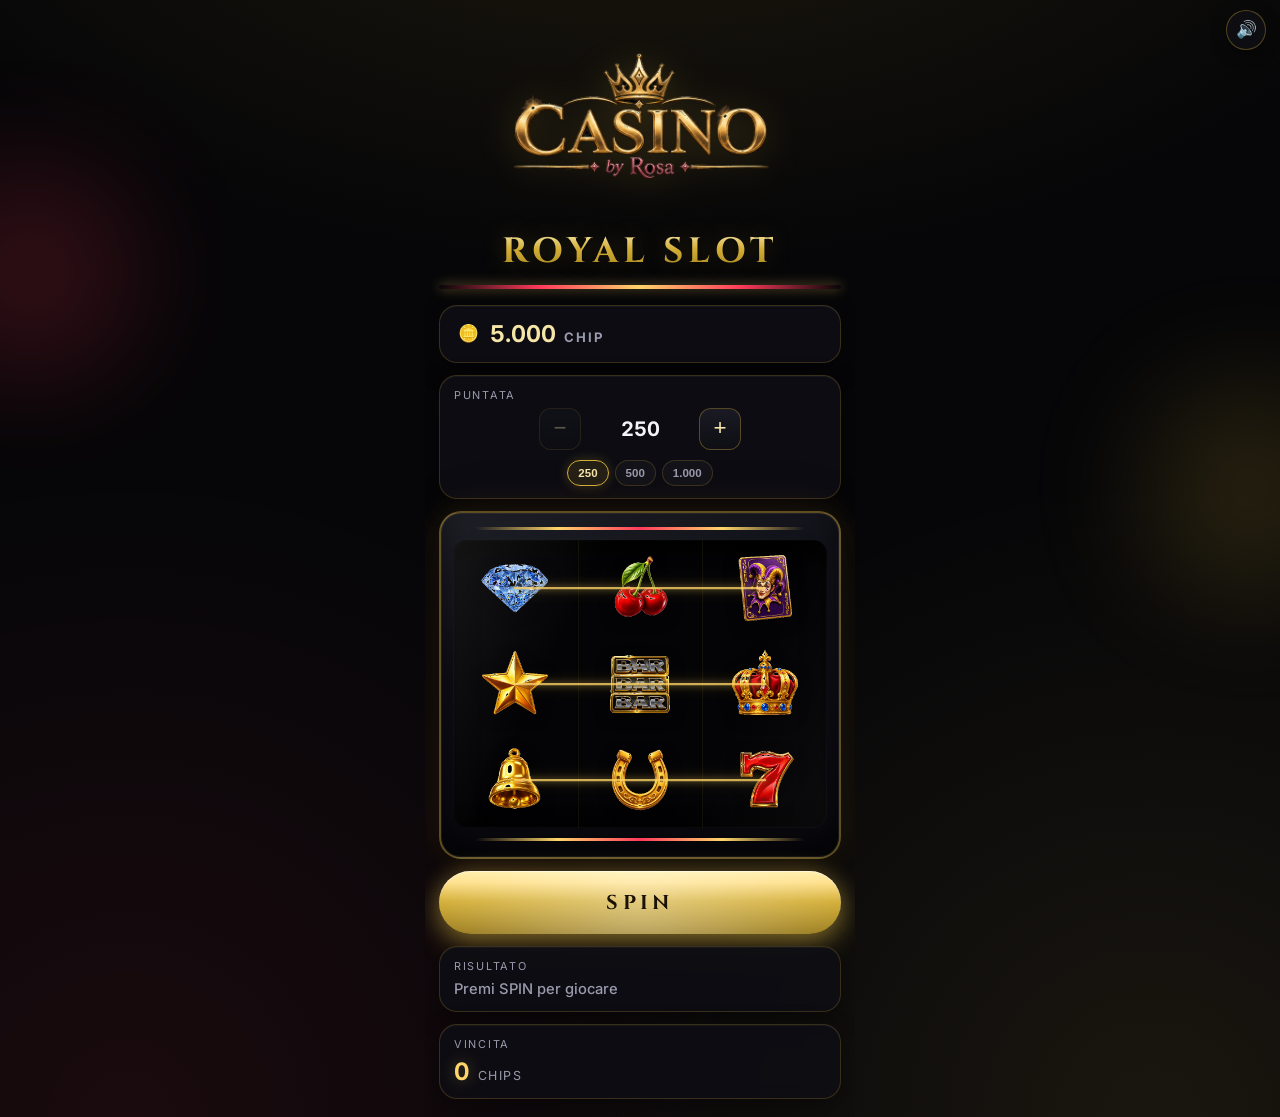
<file: index.html>
<!DOCTYPE html>
<html lang="it">
<head>
  <meta charset="UTF-8">
  <meta name="viewport" content="width=device-width, initial-scale=1.0, maximum-scale=1.0, user-scalable=no, viewport-fit=cover">
  <meta name="theme-color" content="#0a0a0f">
  <title>Royal Slot by Rosa</title>
  <link rel="preconnect" href="https://fonts.googleapis.com">
  <link rel="preconnect" href="https://fonts.gstatic.com" crossorigin>
  <link href="https://fonts.googleapis.com/css2?family=Cinzel:wght@600;700&family=Inter:wght@400;500;600;700&display=swap" rel="stylesheet">
  <link rel="stylesheet" href="style.css?v=41">
  <script src="https://telegram.org/js/telegram-web-app.js"></script>
</head>
<body>
  <div class="app-shell" id="app">
    <div class="ambient-glow ambient-glow--left"></div>
    <div class="ambient-glow ambient-glow--right"></div>

    <header class="header">
      <img
        class="header__logo"
        src="assets/brand/casino-by-rosa-logo.png?v=3"
        alt="CASINO by Rosa"
        width="640"
        height="426"
        decoding="async"
      >
      <h1 class="header__title">ROYAL SLOT</h1>
      <div class="header__led-strip" aria-hidden="true"></div>
    </header>

    <section class="panel player-panel" aria-label="Profilo giocatore">
      <div class="player-info">
        <div class="player-info__row player-info__row--username" id="usernameRow" hidden>
          <span class="player-info__icon" aria-hidden="true">👤</span>
          <span class="player-info__username" id="usernameValue"></span>
        </div>
        <div class="player-info__row player-info__row--balance">
          <span class="player-info__icon" aria-hidden="true">🪙</span>
          <span class="player-info__balance">
            <span class="player-info__balance-value" id="balanceValue">5.000</span>
            <span class="player-info__currency">CHIP</span>
          </span>
          <span class="payout-badge" id="payoutBadge" hidden></span>
        </div>
      </div>
    </section>

    <section class="panel bet-panel" aria-label="Selezione puntata">
      <div class="panel__label">Puntata</div>
      <div class="bet-controls">
        <button type="button" class="bet-btn bet-btn--minus" id="betMinus" aria-label="Diminuisci puntata">−</button>
        <div class="bet-controls__value" id="betValue">250</div>
        <button type="button" class="bet-btn bet-btn--plus" id="betPlus" aria-label="Aumenta puntata">+</button>
      </div>
      <div class="bet-presets" id="betPresets" role="group" aria-label="Puntate rapide"></div>
    </section>

    <section class="slot-machine" aria-label="Slot machine">
      <div class="slot-machine__frame">
        <div class="slot-machine__top-light" aria-hidden="true"></div>
        <div class="reels-window">
          <div class="reels-window__shine" aria-hidden="true"></div>
          <div class="reels" id="reels">
            <div class="reel" data-reel="0"><div class="reel__strip"></div></div>
            <div class="reel" data-reel="1"><div class="reel__strip"></div></div>
            <div class="reel" data-reel="2"><div class="reel__strip"></div></div>
          </div>
          <svg class="payline-guides" id="paylineGuides" aria-hidden="true"></svg>
          <svg class="payline-wins" id="paylineWins" aria-hidden="true"></svg>
        </div>
        <div class="slot-machine__bottom-light" aria-hidden="true"></div>
      </div>
    </section>

    <button type="button" class="spin-btn" id="spinBtn">
      <span class="spin-btn__glow" aria-hidden="true"></span>
      <span class="spin-btn__text">SPIN</span>
    </button>

    <section class="panel result-panel" aria-label="Risultato">
      <div class="panel__label">Risultato</div>
      <p class="result-text" id="resultText">Premi SPIN per giocare</p>
    </section>

    <section class="panel win-panel" aria-label="Vincita">
      <div class="panel__label">Vincita</div>
      <div class="win-display">
        <span class="win-display__value" id="winValue">0</span>
        <span class="win-display__currency">chips</span>
      </div>
    </section>

    <div class="win-overlay" id="winOverlay" aria-hidden="true">
      <div class="win-overlay__burst"></div>
      <p class="win-overlay__title" id="winOverlayTitle">VINCITA</p>
      <p class="win-overlay__base" id="winOverlayBase" hidden></p>
      <p class="win-overlay__bonus" id="winOverlayBonus" hidden></p>
      <p class="win-overlay__extra" id="winOverlayExtra" hidden></p>
      <p class="win-overlay__amount" id="winOverlayAmount">+0</p>
    </div>

    <div class="vip-overlay" id="vipOverlay" hidden aria-hidden="true">
      <div class="vip-overlay__burst" aria-hidden="true"></div>
      <p class="vip-overlay__tier" id="vipOverlayTier">VIP GOLD</p>
      <p class="vip-overlay__title" id="vipOverlayTitle">SECONDA CHANCE!</p>
    </div>
  </div>

  <script type="module" src="app.js?v=41"></script>
</body>
</html>
</file>
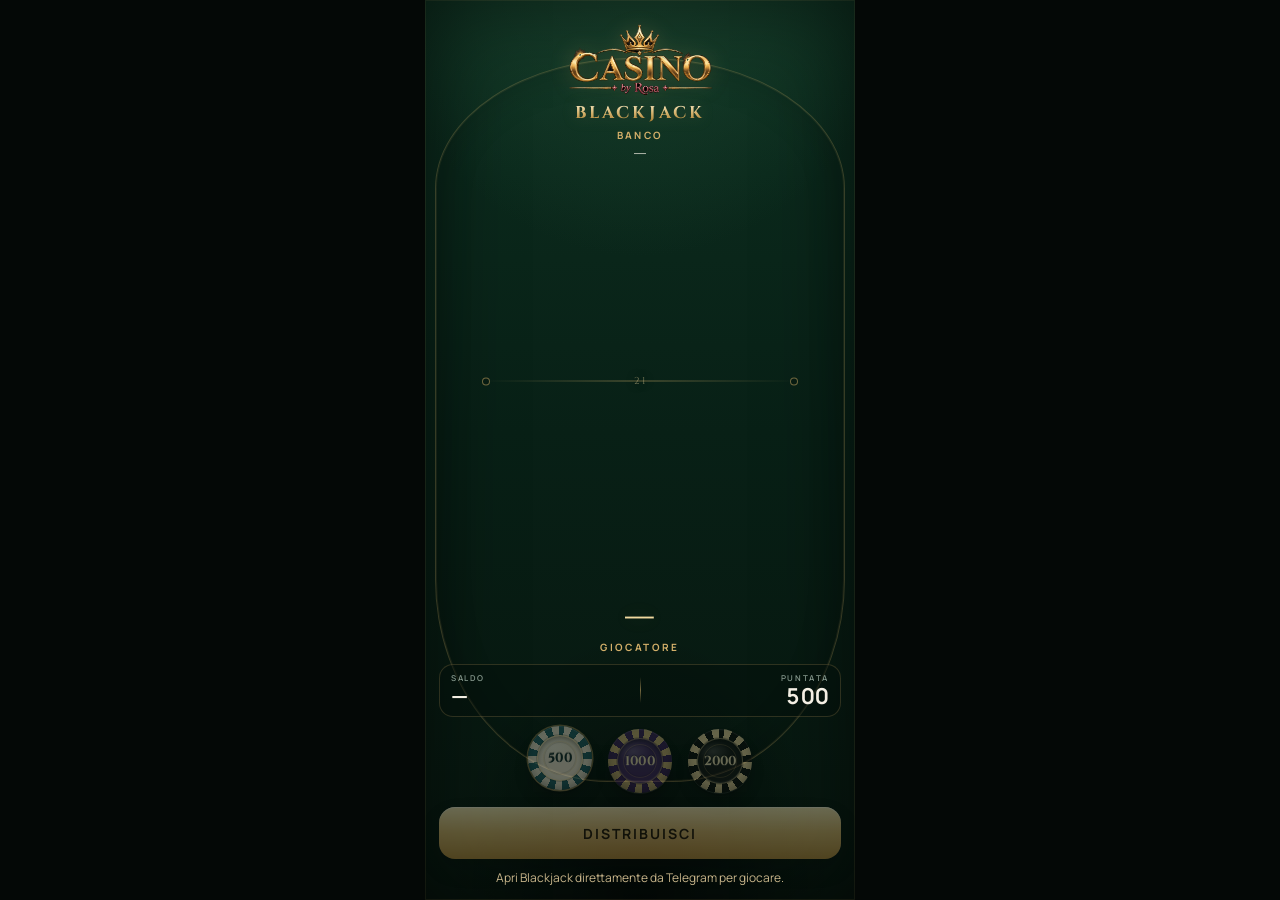
<file: blackjack/index.html>
<!DOCTYPE html>
<html lang="it">
<head>
  <meta charset="UTF-8">
  <meta name="viewport" content="width=device-width, initial-scale=1.0, maximum-scale=1.0, user-scalable=no, viewport-fit=cover">
  <meta name="theme-color" content="#06140e">
  <title>Blackjack — CASINÒ by Rosa</title>
  <link rel="preconnect" href="https://fonts.googleapis.com">
  <link rel="preconnect" href="https://fonts.gstatic.com" crossorigin>
  <link href="https://fonts.googleapis.com/css2?family=Cinzel:wght@600;700&family=Manrope:wght@400;500;600;700&display=swap" rel="stylesheet">
  <link rel="stylesheet" href="style.css?v=split-1">
  <script src="https://telegram.org/js/telegram-web-app.js"></script>
</head>
<body>
  <div class="felt" id="app">
    <div class="felt__glow" aria-hidden="true"></div>
    <div class="felt__vignette" aria-hidden="true"></div>
    <div class="felt__rail" aria-hidden="true"></div>

    <header class="brand">
      <img
        class="brand__logo"
        src="../assets/brand/casino-by-rosa-logo.png?v=4"
        alt="CASINÒ by Rosa"
        width="640"
        height="426"
        decoding="async"
      >
      <h1 class="brand__title">BLACKJACK</h1>
    </header>

    <main class="table" aria-label="Tavolo Blackjack">
      <section class="zone zone--dealer" aria-label="Banco">
        <div class="zone__meta">
          <p class="zone__label">BANCO</p>
          <p class="zone__score" id="dealerScore">—</p>
        </div>
        <div class="hand hand--dealer" id="dealerHand"></div>
      </section>

      <div class="table__arc" aria-hidden="true">
        <span class="table__arc-line"></span>
        <span class="table__arc-mark">21</span>
      </div>

      <p class="streak" id="streakBadge" hidden aria-live="polite"></p>

      <section class="zone zone--player" aria-label="Giocatore">
        <div class="hand hand--player" id="playerHand"></div>
        <ol id="splitHands" class="split-hands" aria-label="Mani divise" hidden></ol>
        <div class="zone__meta zone__meta--player">
          <p class="zone__score zone__score--player" id="playerScore">—</p>
          <p class="zone__label">GIOCATORE</p>
          <p class="zone__soft" id="softHint" hidden></p>
        </div>

        <div class="outcome" id="outcomePanel" hidden>
          <div class="outcome__fx" id="outcomeFx" aria-hidden="true"></div>
          <p class="outcome__title" id="outcomeTitle" aria-live="polite"></p>
          <p class="outcome__sub" id="outcomeSub"></p>
          <div class="breakdown" id="breakdown" hidden></div>
        </div>
      </section>
    </main>

    <footer class="dock">
      <div class="wallet">
        <div class="wallet__cell">
          <span class="wallet__hint">SALDO</span>
          <strong class="wallet__value" id="balanceValue">—</strong>
        </div>
        <div class="wallet__divider" aria-hidden="true"></div>
        <div class="wallet__cell wallet__cell--bet">
          <span class="wallet__hint">PUNTATA</span>
          <strong class="wallet__value" id="betValue">500</strong>
        </div>
      </div>

      <div class="bets" id="betPresets" role="group" aria-label="Puntate"></div>

      <button type="button" class="btn btn--deal" id="dealBtn">DISTRIBUISCI</button>

      <div class="actions" id="playActions" hidden>
        <button type="button" class="btn btn--hit" id="hitBtn">CARTA</button>
        <button type="button" class="btn btn--stand" id="standBtn">STO</button>
        <button type="button" class="btn btn--split" id="splitBtn" hidden>DIVIDI</button>
      </div>

      <button type="button" class="btn btn--hit" id="retryBtn" hidden>RIPROVA</button>
      <p class="error" id="errorBox" hidden></p>
    </footer>
  </div>
  <script type="module" src="app.js?v=split-1"></script>
</body>
</html>
</file>
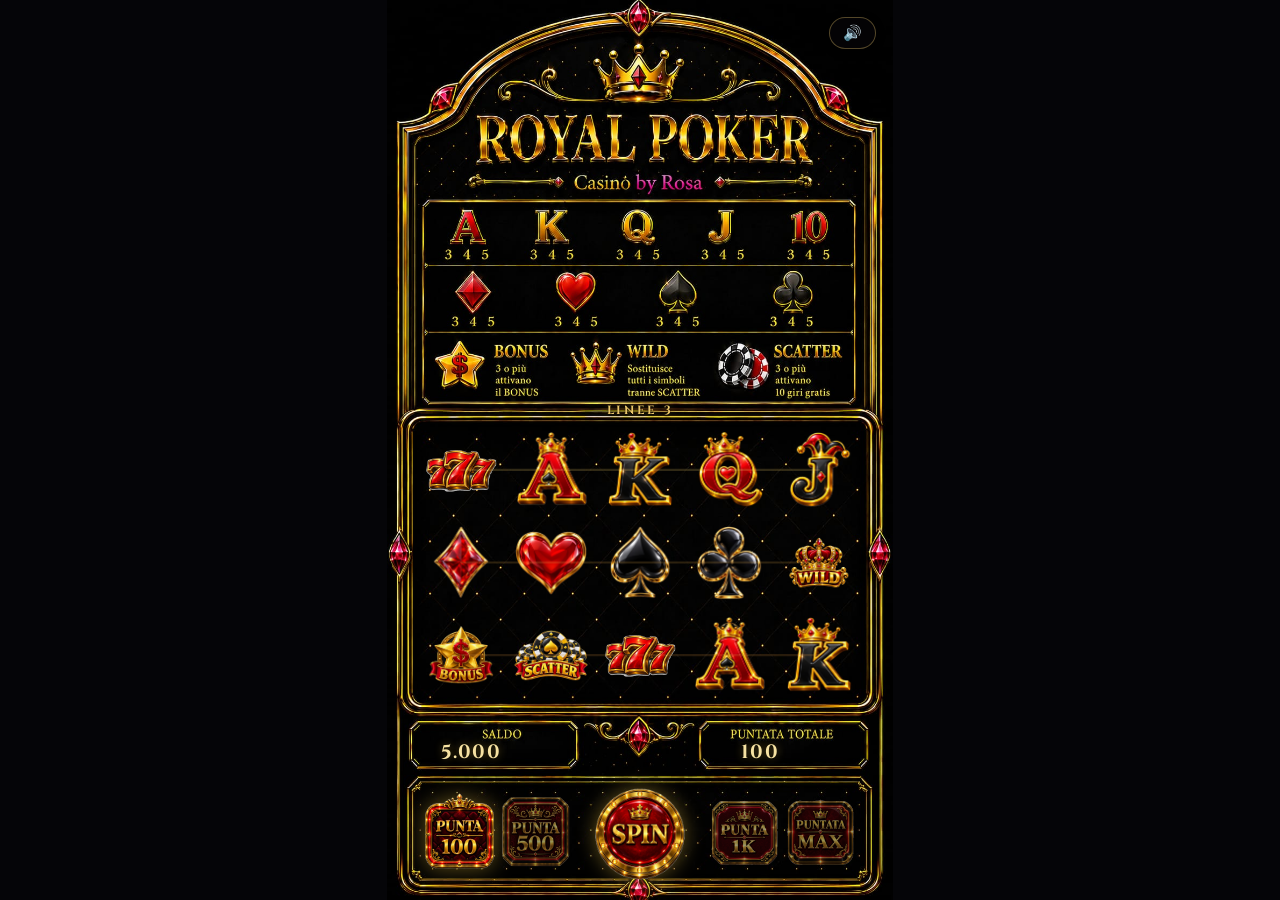
<file: poker/index.html>
<!DOCTYPE html>
<html lang="it">
<head>
  <meta charset="UTF-8">
  <meta name="viewport" content="width=device-width, initial-scale=1.0, maximum-scale=1.0, user-scalable=no, viewport-fit=cover">
  <meta name="theme-color" content="#050508">
  <title>Royal Poker</title>
  <link rel="preconnect" href="https://fonts.googleapis.com">
  <link rel="preconnect" href="https://fonts.gstatic.com" crossorigin>
  <link href="https://fonts.googleapis.com/css2?family=Cinzel:wght@600;700&display=swap" rel="stylesheet">
  <link rel="stylesheet" href="style.css?v=18">
  <script src="https://telegram.org/js/telegram-web-app.js"></script>
</head>
<body>
  <div class="stage">
    <div class="machine" id="machine" aria-label="Royal Poker">
      <img
        class="machine__art"
        id="machineArt"
        alt="Royal Poker"
        src="../assets/royal-poker/royal_poker_base_v2.png"
        draggable="false"
      >
      <div class="machine__grid" id="cardGrid" aria-hidden="true"></div>
      <svg class="payline-layer" id="paylineGuides" aria-hidden="true"></svg>
      <svg class="payline-layer payline-layer--wins" id="paylineWins" aria-hidden="true"></svg>
      <div class="machine__lines" id="lineCount" aria-live="polite">LINEE 3</div>
      <div class="machine__balance" id="balanceValue">—</div>
      <div class="daily-badge" id="dailyBadge" hidden>x2 • 0 rimaste</div>
      <div class="machine__bet" id="betValue">100</div>
      <div class="machine__controls" id="controls"></div>
      <div class="win-plaque" id="winPlaque" hidden>
        <span class="win-plaque__gem" aria-hidden="true"></span>
        <span class="win-plaque__label">VINCITA</span>
        <div class="win-plaque__stack">
          <span class="win-plaque__amount" id="winValue"></span>
        </div>
      </div>
      <div class="win-fx" id="winFx" hidden aria-hidden="true">
        <div class="win-fx__scrim"></div>
        <div class="win-fx__flash" id="winFxFlash" aria-hidden="true"></div>
        <div class="win-fx__panel">
          <p class="win-fx__kicker" id="winFxKicker">BIG WIN</p>
          <p class="win-fx__amount" id="winFxAmount">+0</p>
          <p class="win-fx__unit">CHIPS</p>
        </div>
        <div class="win-fx__burst" id="winFxBurst" aria-hidden="true"></div>
        <div class="win-fx__rain" id="winFxRain" aria-hidden="true"></div>
      </div>
      <div class="fs-remain" id="fsRemain" hidden>GIRI GRATIS <span class="fs-remain__count" id="fsRemainCount"></span></div>
      <div class="mx-overlay" id="mysteryOverlay" hidden aria-hidden="true">
        <div class="mx-overlay__scrim"></div>
        <div
          class="mx-overlay__panel"
          role="dialog"
          aria-modal="true"
          aria-labelledby="mxTitle"
          aria-describedby="mxSub"
        >
          <div class="mx-overlay__pips" id="mxPips" aria-hidden="true">
            <span></span><span></span><span></span><span></span><span></span>
          </div>
          <p class="mx-overlay__kicker" id="mxTitle">MYSTERY BONUS</p>
          <p class="mx-overlay__sub" id="mxSub">SCEGLI UNA CARTA</p>
          <p class="mx-overlay__count" id="mxCount"></p>
          <div class="mx-pick" id="mxPick" role="group" aria-label="Scegli una carta">
            <button type="button" class="mx-card" aria-label="Carta 1">
              <span class="mx-card__inner">
                <span class="mx-card__face mx-card__face--back" aria-hidden="true"></span>
                <span class="mx-card__face mx-card__face--front">
                  <span class="mx-card__win">HAI VINTO</span>
                  <span class="mx-card__prize"></span>
                  <span class="mx-card__unit">CHIPS</span>
                </span>
              </span>
            </button>
            <button type="button" class="mx-card" aria-label="Carta 2">
              <span class="mx-card__inner">
                <span class="mx-card__face mx-card__face--back" aria-hidden="true"></span>
                <span class="mx-card__face mx-card__face--front">
                  <span class="mx-card__win">HAI VINTO</span>
                  <span class="mx-card__prize"></span>
                  <span class="mx-card__unit">CHIPS</span>
                </span>
              </span>
            </button>
            <button type="button" class="mx-card" aria-label="Carta 3">
              <span class="mx-card__inner">
                <span class="mx-card__face mx-card__face--back" aria-hidden="true"></span>
                <span class="mx-card__face mx-card__face--front">
                  <span class="mx-card__win">HAI VINTO</span>
                  <span class="mx-card__prize"></span>
                  <span class="mx-card__unit">CHIPS</span>
                </span>
              </span>
            </button>
            <button type="button" class="mx-card" aria-label="Carta 4">
              <span class="mx-card__inner">
                <span class="mx-card__face mx-card__face--back" aria-hidden="true"></span>
                <span class="mx-card__face mx-card__face--front">
                  <span class="mx-card__win">HAI VINTO</span>
                  <span class="mx-card__prize"></span>
                  <span class="mx-card__unit">CHIPS</span>
                </span>
              </span>
            </button>
            <button type="button" class="mx-card" aria-label="Carta 5">
              <span class="mx-card__inner">
                <span class="mx-card__face mx-card__face--back" aria-hidden="true"></span>
                <span class="mx-card__face mx-card__face--front">
                  <span class="mx-card__win">HAI VINTO</span>
                  <span class="mx-card__prize"></span>
                  <span class="mx-card__unit">CHIPS</span>
                </span>
              </span>
            </button>
          </div>
          <p class="mx-overlay__live" id="mxPrize" aria-live="polite"></p>
          <p class="mx-overlay__bonus" id="mxBonusLine" hidden></p>
        </div>
        <div class="mx-overlay__flash" id="mxFlash" aria-hidden="true"></div>
        <div class="mx-overlay__burst" id="mxBurst" aria-hidden="true"></div>
      </div>
      <div class="fs-overlay" id="freeSpinOverlay" hidden aria-hidden="true">
        <div class="fs-overlay__scrim"></div>
        <div
          class="fs-overlay__panel"
          role="dialog"
          aria-modal="true"
          aria-labelledby="fsAward"
          aria-describedby="fsLabel"
        >
          <div class="fs-overlay__pips" id="fsPips" aria-hidden="true">
            <span></span><span></span><span></span><span></span><span></span>
          </div>
          <div class="fs-overlay__symbol">
            <img id="fsScatterImg" alt="" draggable="false">
            <span class="fs-overlay__shine" aria-hidden="true"></span>
          </div>
          <p class="fs-overlay__label" id="fsLabel"></p>
          <p class="fs-overlay__award" id="fsAward">
            <span class="fs-overlay__count" id="fsCount"></span>
            <span class="fs-overlay__unit">GIRI GRATIS</span>
          </p>
        </div>
      </div>
      <div class="fs-overlay fs-overlay--summary" id="fsSummaryOverlay" hidden aria-hidden="true">
        <div class="fs-overlay__scrim"></div>
        <div
          class="fs-overlay__panel"
          role="dialog"
          aria-modal="true"
          aria-labelledby="fsSummaryTitle"
        >
          <p class="fs-overlay__label" id="fsSummaryTitle">GIRI GRATIS TERMINATI</p>
          <p class="fs-overlay__award">
            <span class="fs-overlay__unit">HAI VINTO</span>
            <span class="fs-overlay__count" id="fsSummaryAmount">0</span>
            <span class="fs-overlay__unit">CHIPS</span>
          </p>
          <p class="fs-overlay__bonus" id="fsSummaryBonus" hidden></p>
          <p class="fs-overlay__award" id="fsSummaryTotalRow" hidden>
            <span class="fs-overlay__unit">TOTALE</span>
            <span class="fs-overlay__count" id="fsSummaryTotal">0</span>
            <span class="fs-overlay__unit">CHIPS</span>
          </p>
        </div>
      </div>
      <div class="fs-overlay fs-overlay--daily" id="dailyOverlay" hidden aria-hidden="true">
        <div class="fs-overlay__scrim"></div>
        <div class="fs-overlay__panel" role="dialog" aria-modal="true" aria-labelledby="dailyTitle">
          <p class="fs-overlay__label daily-overlay__bonus" id="dailyTitle">BONUS <span id="dailyOverlayMult">×2</span>!</p>
          <p class="daily-overlay__row">
            <span class="fs-overlay__unit">VINCITA</span>
            <span class="fs-overlay__count" id="dailyBaseWin">0</span>
            <span class="fs-overlay__unit">CHIPS</span>
          </p>
          <p class="daily-overlay__row" id="dailyExtraRow" hidden>
            <span class="fs-overlay__count" id="dailyExtraWin">+0</span>
            <span class="fs-overlay__unit">CHIPS</span>
          </p>
          <p class="daily-overlay__row">
            <span class="fs-overlay__unit">TOTALE</span>
            <span class="fs-overlay__count" id="dailyFinalWin">0</span>
            <span class="fs-overlay__unit">CHIPS</span>
          </p>
          <p class="fs-overlay__unit" id="dailyRemaining">0 VINCITE BONUS RIMASTE</p>
        </div>
      </div>
      <div class="fs-overlay fs-overlay--vip" id="vipOverlay" hidden aria-hidden="true">
        <div class="fs-overlay__scrim"></div>
        <div class="fs-overlay__panel vip-overlay__panel" role="dialog" aria-modal="true" aria-labelledby="vipOverlayTitle">
          <p class="fs-overlay__label vip-overlay__tier" id="vipOverlayTier">VIP GOLD</p>
          <p class="fs-overlay__label vip-overlay__title" id="vipOverlayTitle">SECONDA CHANCE!</p>
        </div>
      </div>
    </div>
  </div>
  <script type="module" src="app.js?v=36"></script>
</body>
</html>
</file>
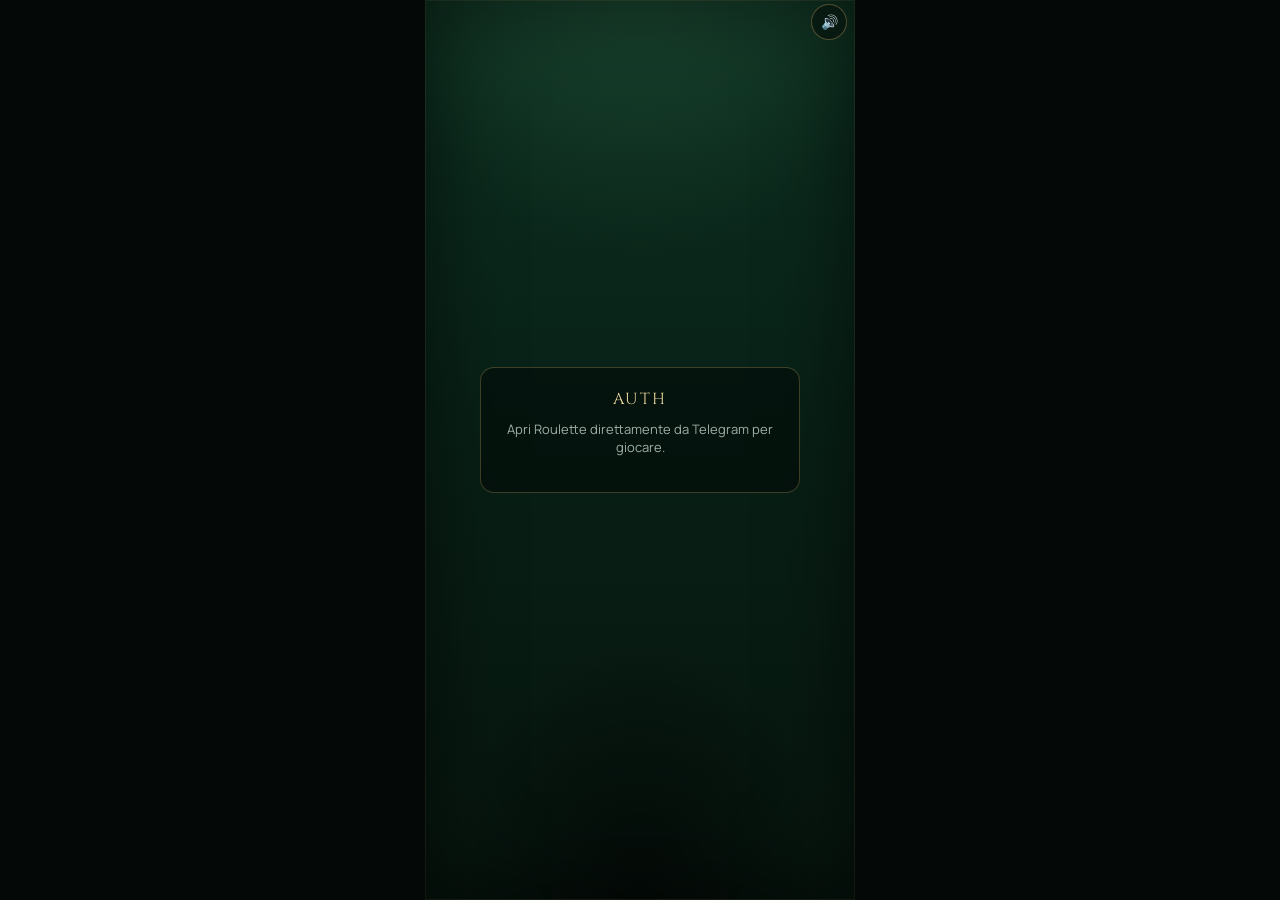
<file: roulette/index.html>
<!DOCTYPE html>
<html lang="it">
<head>
  <meta charset="UTF-8">
  <meta name="viewport" content="width=device-width, initial-scale=1.0, maximum-scale=1.0, user-scalable=no, viewport-fit=cover">
  <meta name="theme-color" content="#06140e">
  <title>Roulette Royale — CASINÒ by Rosa</title>
  <link rel="preconnect" href="https://fonts.googleapis.com">
  <link rel="preconnect" href="https://fonts.gstatic.com" crossorigin>
  <link href="https://fonts.googleapis.com/css2?family=Cinzel:wght@600;700&family=Cormorant+Garamond:ital,wght@0,500;0,600;1,500;1,600&family=Manrope:wght@400;500;600;700&display=swap" rel="stylesheet">
  <link rel="stylesheet" href="style.css?v=37">
  <script src="https://telegram.org/js/telegram-web-app.js"></script>
</head>
<body>
  <div class="felt" id="app" data-scene="BETTING">
    <div class="felt__glow" aria-hidden="true"></div>
    <div class="felt__vignette" aria-hidden="true"></div>

    <button
      type="button"
      class="audio-toggle"
      id="muteBtn"
      aria-pressed="false"
      aria-label="Attiva o disattiva audio"
      title="Disattiva audio"
    >&#128266;</button>

    <!-- ========== SCENA BETTING ========== -->
    <section class="scene scene--betting" id="sceneBetting" data-scene-panel="BETTING">
      <header class="brand brand--compact">
        <img
          class="brand__logo"
          src="../assets/brand/casino-by-rosa-logo.png?v=4"
          alt="CASINÒ by Rosa"
          width="640"
          height="426"
          decoding="async"
        >
        <h1 class="brand__title">ROULETTE ROYALE</h1>
        <div class="brand__rule" aria-hidden="true"></div>
      </header>

      <div class="selection selection--betting" aria-label="Puntata, importo e saldo">
        <div class="selection__cell">
          <span class="selection__hint">PUNTATA</span>
          <strong class="selection__value" id="betTypeLabel">—</strong>
        </div>
        <div class="selection__divider" aria-hidden="true"></div>
        <div class="selection__cell">
          <span class="selection__hint">PUNTATA TOTALE</span>
          <strong class="selection__value" id="betAmountLabel">0</strong>
        </div>
        <div class="selection__divider" aria-hidden="true"></div>
        <div class="selection__cell selection__cell--saldo">
          <span class="selection__hint">SALDO</span>
          <strong class="selection__value" id="balanceValue">—</strong>
        </div>
      </div>

      <section class="history" id="historyStrip" aria-label="Ultimi numeri" hidden>
        <span class="history__label">ULTIMI:</span>
        <div class="history__row" id="historyRow"></div>
      </section>

      <section class="board" aria-label="Tappeto puntate">
        <div class="aim-hint" id="aimHint" hidden>
          <span id="aimHintLabel"></span>
        </div>
        <div class="board__table">
          <div class="board__cloth">
            <div class="board__nap" aria-hidden="true"></div>
            <div class="board__print">
              <div class="board__grid" id="numberGrid" role="group" aria-label="Numeri 0-36"></div>
              <div class="board__dozens" id="dozenBets" role="group" aria-label="Decine"></div>
              <div class="board__outside" id="outsideBets" role="group" aria-label="Puntate esterne"></div>
            </div>
            <div class="board__sheen" aria-hidden="true"></div>
            <div class="board__tokens" id="tokenLayer" aria-hidden="true"></div>
            <div class="aim-mark" id="aimMark" hidden aria-hidden="true"></div>
          </div>
        </div>
      </section>

      <footer class="dock dock--betting">
        <div class="chips" id="chipPresets" role="group" aria-label="Fiches"></div>
        <button type="button" class="btn btn--ghost" id="clearBetsBtn">ANNULLA PUNTATE</button>
        <button type="button" class="btn btn--spin" id="spinBtn">GIRA LA ROULETTE</button>
        <p class="error" id="errorBox" hidden></p>
      </footer>
      <div class="ghost-chip" id="ghostChip" hidden aria-hidden="true"></div>
    </section>

    <!-- ========== SCENA SPINNING ========== -->
    <section class="scene scene--spinning" id="sceneSpinning" data-scene-panel="SPINNING" hidden>
      <header class="spin-brand">
        <img
          class="spin-brand__logo"
          src="../assets/brand/casino-by-rosa-logo.png?v=4"
          alt="CASINÒ by Rosa"
          width="640"
          height="426"
          decoding="async"
        >
        <h1 class="spin-brand__title">ROULETTE ROYALE</h1>
        <p class="spin-suspense" id="spinSuspense" aria-live="polite">La fortuna sta girando...</p>
      </header>

      <div class="wheel wheel--hero" id="wheelMount"></div>

      <div class="spin-hud spin-hud--footer" aria-label="Puntata in gioco">
        <div class="spin-hud__cell">
          <span class="spin-hud__hint">PUNTATA</span>
          <strong class="spin-hud__value" id="spinBetLabel">—</strong>
        </div>
        <div class="spin-hud__divider" aria-hidden="true"></div>
        <div class="spin-hud__cell">
          <span class="spin-hud__hint">PUNTATA TOTALE</span>
          <strong class="spin-hud__value" id="spinAmountLabel">0</strong>
        </div>
      </div>
      <div class="placed-strip" id="spinBetsRow" hidden></div>
    </section>

    <!-- ========== SCENA RESULT ========== -->
    <section class="scene scene--result" id="sceneResult" data-scene-panel="RESULT" hidden>
      <p class="result-kicker" id="resultKicker" hidden></p>
      <div class="result-hero" id="resultHero">
        <p class="result-hero__label" id="resultColorLabel"></p>
        <p class="result-hero__number" id="resultNumber">—</p>
        <p class="result-hero__zero" id="resultZeroBonus" hidden></p>
      </div>

      <div class="result-card" id="outcomePanel">
        <p class="result-card__title" id="outcomeTitle" aria-live="polite"></p>
        <p class="result-card__sub" id="outcomeSub"></p>
        <div class="placed-strip placed-strip--result" id="resultBetsRow" hidden></div>
        <div class="breakdown" id="breakdown" hidden></div>
      </div>

      <section class="history history--result" id="resultHistoryStrip" aria-label="Ultimi numeri" hidden>
        <span class="history__label">ULTIMI:</span>
        <div class="history__row" id="resultHistoryRow"></div>
      </section>

      <button type="button" class="btn btn--again" id="againBtn">NUOVA PUNTATA</button>
    </section>

    <!-- ========== SCENA NETWORK ERROR ========== -->
    <section class="scene scene--error" id="sceneNetwork" data-scene-panel="NETWORK_ERROR" hidden>
      <div class="error-panel">
        <p class="error-panel__title">ERRORE DI CONNESSIONE</p>
        <p class="error-panel__copy" id="networkErrorCopy">Connessione interrotta. Riprova con lo stesso tentativo.</p>
        <button type="button" class="btn btn--spin" id="retryBtn">RIPROVA</button>
      </div>
    </section>

    <!-- ========== SCENA AUTH ERROR ========== -->
    <section class="scene scene--error" id="sceneAuth" data-scene-panel="AUTH_ERROR" hidden>
      <div class="error-panel">
        <p class="error-panel__title">AUTH</p>
        <p class="error-panel__copy" id="authErrorCopy">Apri Roulette direttamente da Telegram per giocare.</p>
      </div>
    </section>
  </div>

  <script type="module" src="app.js?v=41"></script>
</body>
</html>
</file>
<file: style.css>
/* Royal Slot by Rosa — Premium mobile casino UI */

:root {
  --bg-deep: #060608;
  --bg-panel: rgba(14, 14, 20, 0.92);
  --gold: #d4af37;
  --gold-light: #f5e6a8;
  --gold-dark: #9a7b1a;
  --rose-deep: #8b1a3a;
  --led-red: #ff3b5c;
  --led-gold: #ffd56a;
  --text: #f4f4f8;
  --text-muted: #9a9aad;
  --symbol-height: 96px;
  --reels-visible: 3;
  --radius: 18px;
  --safe-top: env(safe-area-inset-top, 0px);
  --safe-bottom: env(safe-area-inset-bottom, 0px);
}

*,
*::before,
*::after {
  box-sizing: border-box;
}

html,
body {
  margin: 0;
  padding: 0;
  min-height: 100%;
  background: var(--bg-deep);
  color: var(--text);
  font-family: 'Inter', system-ui, -apple-system, sans-serif;
  -webkit-font-smoothing: antialiased;
  touch-action: manipulation;
  overscroll-behavior: none;
}

body {
  background:
    radial-gradient(ellipse 120% 80% at 50% -20%, rgba(212, 175, 55, 0.12), transparent 55%),
    radial-gradient(circle at 10% 100%, rgba(255, 59, 92, 0.08), transparent 40%),
    radial-gradient(circle at 90% 100%, rgba(255, 213, 106, 0.08), transparent 40%),
    var(--bg-deep);
}

.app-shell {
  position: relative;
  max-width: 430px;
  margin: 0 auto;
  padding: calc(12px + var(--safe-top)) 14px calc(18px + var(--safe-bottom));
  min-height: 100dvh;
  display: flex;
  flex-direction: column;
  gap: 12px;
  overflow-x: hidden;
}

.ambient-glow {
  position: fixed;
  width: 220px;
  height: 220px;
  border-radius: 50%;
  filter: blur(60px);
  opacity: 0.35;
  pointer-events: none;
  z-index: 0;
}

.ambient-glow--left {
  top: 18%;
  left: -80px;
  background: rgba(255, 59, 92, 0.5);
}

.ambient-glow--right {
  top: 42%;
  right: -80px;
  background: rgba(212, 175, 55, 0.45);
}

.header,
.panel,
.slot-machine,
.spin-btn {
  position: relative;
  z-index: 1;
}

/* Header */
.header {
  text-align: center;
  padding: 4px 0 4px;
}

.header__logo {
  display: block;
  width: min(88%, 300px);
  height: auto;
  margin: 0 auto 4px;
  object-fit: contain;
  filter: drop-shadow(0 4px 18px rgba(212, 175, 55, 0.22));
  user-select: none;
  -webkit-user-drag: none;
}

.header__subtitle {
  margin: 0;
  font-size: 0.72rem;
  letter-spacing: 0.28em;
  text-transform: uppercase;
  color: var(--gold-light);
  opacity: 0.85;
}

.header__title {
  margin: 2px 0 10px;
  font-family: 'Cinzel', serif;
  font-size: clamp(1.75rem, 7vw, 2.2rem);
  font-weight: 700;
  letter-spacing: 0.14em;
  background: linear-gradient(180deg, #fff6cc 0%, var(--gold) 45%, var(--gold-dark) 100%);
  -webkit-background-clip: text;
  background-clip: text;
  color: transparent;
  text-shadow: 0 0 24px rgba(212, 175, 55, 0.25);
}

.header__led-strip {
  height: 4px;
  border-radius: 999px;
  background: linear-gradient(90deg, transparent, var(--led-red), var(--led-gold), var(--led-red), transparent);
  animation: ledPulse 2.4s ease-in-out infinite;
  box-shadow: 0 0 12px rgba(255, 213, 106, 0.5);
}

@keyframes ledPulse {
  0%, 100% { opacity: 0.55; filter: brightness(0.9); }
  50% { opacity: 1; filter: brightness(1.25); }
}

/* Panels */
.panel {
  background: var(--bg-panel);
  border: 1px solid rgba(212, 175, 55, 0.22);
  border-radius: var(--radius);
  padding: 12px 14px;
  box-shadow:
    inset 0 1px 0 rgba(255, 255, 255, 0.04),
    0 8px 24px rgba(0, 0, 0, 0.35);
  backdrop-filter: blur(8px);
}

.panel__label {
  font-size: 0.68rem;
  letter-spacing: 0.16em;
  text-transform: uppercase;
  color: var(--text-muted);
  margin-bottom: 6px;
}

.player-panel {
  padding: 14px 16px;
}

.player-info {
  display: flex;
  flex-direction: column;
  gap: 10px;
}

.player-info__row {
  display: flex;
  align-items: center;
  gap: 10px;
  min-height: 28px;
}

.player-info__row--username[hidden] {
  display: none;
}

.player-info__icon {
  width: 24px;
  flex-shrink: 0;
  font-size: 1.05rem;
  line-height: 1;
  text-align: center;
}

.player-info__username {
  font-size: 0.98rem;
  font-weight: 600;
  color: var(--gold-light);
  letter-spacing: 0.02em;
  word-break: break-all;
}

.player-info__row--username[data-test-mode='true'] .player-info__username::after {
  content: ' · test';
  font-size: 0.72rem;
  font-weight: 500;
  letter-spacing: 0.08em;
  text-transform: uppercase;
  color: var(--text-muted);
  opacity: 0.85;
}

.player-info__balance {
  display: flex;
  align-items: baseline;
  gap: 8px;
  flex-wrap: wrap;
}

.payout-badge {
  margin-left: 6px;
  padding: 2px 8px;
  border-radius: 999px;
  font-size: 0.72rem;
  font-weight: 700;
  letter-spacing: 0.04em;
  color: #1a1204;
  background: linear-gradient(180deg, #ffe7a0 0%, #d4af37 100%);
  box-shadow: 0 0 10px rgba(255, 213, 106, 0.45);
}

.player-info__balance-value {
  font-size: 1.45rem;
  font-weight: 700;
  color: var(--gold-light);
  font-variant-numeric: tabular-nums;
  transition: text-shadow 0.25s ease, color 0.25s ease;
}

.player-info__balance-value--animating {
  color: #fff2b8;
  text-shadow: 0 0 14px rgba(255, 213, 106, 0.45);
}

.player-info__currency {
  font-size: 0.82rem;
  font-weight: 700;
  letter-spacing: 0.14em;
  text-transform: uppercase;
  color: var(--text-muted);
}

.balance-display {
  display: flex;
  align-items: center;
  gap: 10px;
}

.balance-display__icon {
  width: 22px;
  height: 22px;
  border-radius: 50%;
  background: radial-gradient(circle at 35% 30%, var(--gold-light), var(--gold-dark));
  box-shadow: 0 0 10px rgba(212, 175, 55, 0.6);
  flex-shrink: 0;
}

.balance-display__value {
  font-size: 1.45rem;
  font-weight: 700;
  color: var(--gold-light);
  font-variant-numeric: tabular-nums;
}

/* Bet controls */
.bet-controls {
  display: flex;
  align-items: center;
  justify-content: center;
  gap: 14px;
  margin-bottom: 10px;
}

.bet-btn {
  width: 42px;
  height: 42px;
  border-radius: 12px;
  border: 1px solid rgba(212, 175, 55, 0.35);
  background: linear-gradient(180deg, #1a1a24, #0e0e14);
  color: var(--gold-light);
  font-size: 1.4rem;
  line-height: 1;
  cursor: pointer;
  transition: transform 0.15s, box-shadow 0.15s;
}

.bet-btn:active:not(:disabled) {
  transform: scale(0.94);
}

.bet-btn:disabled {
  opacity: 0.35;
  cursor: not-allowed;
}

.bet-controls__value {
  min-width: 90px;
  text-align: center;
  font-size: 1.25rem;
  font-weight: 700;
  font-variant-numeric: tabular-nums;
  color: var(--text);
}

.bet-presets {
  display: flex;
  flex-wrap: wrap;
  gap: 6px;
  justify-content: center;
}

.bet-preset {
  border: 1px solid rgba(212, 175, 55, 0.2);
  background: rgba(255, 255, 255, 0.03);
  color: var(--text-muted);
  border-radius: 999px;
  padding: 6px 10px;
  font-size: 0.72rem;
  font-weight: 600;
  cursor: pointer;
  transition: all 0.15s;
}

.bet-preset.is-active,
.bet-preset:active {
  border-color: var(--gold);
  color: var(--gold-light);
  background: rgba(212, 175, 55, 0.12);
  box-shadow: 0 0 12px rgba(212, 175, 55, 0.25);
}

/* Slot machine frame */
.slot-machine__frame {
  position: relative;
  padding: 14px 12px 16px;
  border-radius: 22px;
  background:
    linear-gradient(160deg, rgba(255, 255, 255, 0.06), transparent 35%),
    linear-gradient(180deg, #12121a 0%, #08080e 100%);
  border: 2px solid rgba(212, 175, 55, 0.42);
  box-shadow:
    inset 0 0 0 1px rgba(255, 255, 255, 0.06),
    inset 0 -16px 32px rgba(0, 0, 0, 0.55),
    0 16px 40px rgba(0, 0, 0, 0.5),
    0 0 36px rgba(212, 175, 55, 0.14),
    0 0 64px color-mix(in srgb, var(--rose-deep) 8%, transparent);
  transition: box-shadow 0.35s ease;
}

.slot-machine__top-light,
.slot-machine__bottom-light {
  height: 3px;
  margin: 0 auto 10px;
  width: 88%;
  border-radius: 999px;
  background: linear-gradient(90deg, transparent, var(--led-gold), var(--led-red), var(--led-gold), transparent);
  animation: ledPulse 1.8s ease-in-out infinite reverse;
}

.slot-machine__bottom-light {
  margin: 10px auto 0;
}

.reels-window {
  position: relative;
  height: calc(var(--symbol-height) * var(--reels-visible));
  overflow: hidden;
  border-radius: 14px;
  background:
    linear-gradient(180deg, rgba(0, 0, 0, 0.65), rgba(0, 0, 0, 0.2) 12%, rgba(0, 0, 0, 0.2) 88%, rgba(0, 0, 0, 0.65)),
    #050508;
  box-shadow:
    inset 0 8px 24px rgba(0, 0, 0, 0.85),
    inset 0 0 0 1px rgba(255, 255, 255, 0.04);
}

.reels-window--spinning::after {
  content: '';
  position: absolute;
  inset: -20% -40%;
  background: linear-gradient(
    105deg,
    transparent 38%,
    rgba(255, 230, 140, 0.14) 48%,
    rgba(255, 213, 106, 0.28) 50%,
    rgba(255, 230, 140, 0.14) 52%,
    transparent 62%
  );
  pointer-events: none;
  z-index: 4;
  animation: reelLightSweep 1.6s ease-in-out infinite;
}

.reels-window--spinning .reel {
  box-shadow: inset 0 0 18px rgba(255, 213, 106, 0.08);
}

@keyframes reelLightSweep {
  0% { transform: translateX(-28%); opacity: 0.45; }
  50% { opacity: 0.95; }
  100% { transform: translateX(28%); opacity: 0.45; }
}

.reels-window__shine {
  position: absolute;
  inset: 0;
  background: linear-gradient(115deg, rgba(255, 255, 255, 0.08) 0%, transparent 32%, transparent 68%, rgba(255, 255, 255, 0.04) 100%);
  pointer-events: none;
  z-index: 3;
}

.reels {
  position: relative;
  z-index: 1;
  display: grid;
  grid-template-columns: repeat(3, 1fr);
  height: 100%;
  gap: 0;
}

.reel {
  position: relative;
  overflow: hidden;
  border-left: 1px solid rgba(212, 175, 55, 0.08);
  border-right: 1px solid rgba(0, 0, 0, 0.5);
}

.reel:first-child {
  border-left: none;
}

.reel:last-child {
  border-right: none;
}

.reel__strip {
  will-change: transform;
}

.reel--spinning .symbol-cell__img {
  filter: blur(1.5px) brightness(1.08);
}

.reel--spinning .symbol-cell--fallback {
  filter: blur(1px);
}

/* Payline guide & win overlays */
.payline-guides,
.payline-wins {
  position: absolute;
  inset: 0;
  width: 100%;
  height: 100%;
  pointer-events: none;
  overflow: visible;
}

.payline-guides {
  z-index: 6;
  opacity: 1;
  transition: opacity 0.35s ease;
}

.payline-wins {
  z-index: 7;
}

.payline-guide {
  fill: none;
  stroke: rgba(255, 213, 106, 0.72);
  stroke-width: 2;
  stroke-linecap: round;
  vector-effect: non-scaling-stroke;
  filter:
    drop-shadow(0 0 3px rgba(255, 213, 106, 0.65))
    drop-shadow(0 0 7px rgba(212, 175, 55, 0.45));
}

.payline-guide--horizontal {
  stroke: rgba(255, 213, 106, 0.78);
  stroke-width: 2.25;
}

.payline-guide--vertical {
  stroke: rgba(212, 175, 55, 0.68);
  stroke-width: 2;
  stroke-dasharray: 7 5;
}

.payline-guide--diagonal {
  stroke: rgba(255, 180, 120, 0.62);
  stroke-width: 1.85;
  stroke-dasharray: 6 5;
}

.reels-window--spinning .payline-guides,
.reels-window--has-wins .payline-guides {
  opacity: 0;
}

.payline-win {
  fill: none;
  stroke: rgba(255, 230, 140, 0.98);
  stroke-width: 3;
  stroke-linecap: round;
  vector-effect: non-scaling-stroke;
  filter:
    drop-shadow(0 0 5px rgba(255, 213, 106, 0.95))
    drop-shadow(0 0 12px rgba(255, 59, 92, 0.55));
  animation: winLinePulse 0.75s ease-in-out infinite alternate;
}

.payline-win--diagonal {
  stroke-width: 2.6;
}

@keyframes winLinePulse {
  from {
    opacity: 0.72;
    stroke: rgba(255, 213, 106, 0.75);
  }
  to {
    opacity: 1;
    stroke: rgba(255, 255, 255, 0.98);
  }
}

/* Symbol cells */
.symbol-cell {
  height: var(--symbol-height);
  display: flex;
  align-items: center;
  justify-content: center;
  padding: 8px;
  position: relative;
  transition: opacity 0.35s ease, filter 0.35s ease;
}

.reels-window--has-wins .symbol-cell:not(.symbol-cell--win) {
  opacity: 0.32;
  filter: saturate(0.28) brightness(0.68);
}

.reels-window--has-wins .symbol-cell--win {
  z-index: 2;
}

.symbol-cell__img {
  width: 72px;
  height: 72px;
  object-fit: contain;
  filter: drop-shadow(0 4px 8px rgba(0, 0, 0, 0.45));
  transition: transform 0.2s, filter 0.2s;
  user-select: none;
  -webkit-user-drag: none;
}

.symbol-cell--fallback {
  width: 72px;
  height: 72px;
  border-radius: 16px;
  border: 2px solid rgba(212, 175, 55, 0.45);
  background:
    radial-gradient(circle at 30% 25%, rgba(255, 255, 255, 0.12), transparent 50%),
    linear-gradient(145deg, #1a1a28, #0c0c12);
  display: flex;
  align-items: center;
  justify-content: center;
  font-size: 0.55rem;
  font-weight: 700;
  letter-spacing: 0.06em;
  color: var(--gold-light);
  text-align: center;
  line-height: 1.2;
  box-shadow: inset 0 0 12px rgba(212, 175, 55, 0.08);
}

.symbol-cell--fallback::before {
  content: attr(data-fallback-label);
}

.symbol-cell--win .symbol-cell__img,
.symbol-cell--win.symbol-cell--fallback {
  animation: winPop 0.65s ease-in-out infinite alternate;
  filter:
    drop-shadow(0 0 12px rgba(255, 213, 106, 0.95))
    drop-shadow(0 0 24px rgba(255, 59, 92, 0.4))
    drop-shadow(0 4px 8px rgba(0, 0, 0, 0.45));
}

.symbol-cell--win::after {
  content: '';
  position: absolute;
  inset: -2px;
  border-radius: 18px;
  border: 2px solid rgba(255, 213, 106, 0.85);
  box-shadow:
    0 0 14px rgba(255, 213, 106, 0.65),
    0 0 28px rgba(255, 59, 92, 0.28);
  animation: winRing 0.75s ease-in-out infinite alternate;
  pointer-events: none;
  background: transparent;
}

.symbol-cell--win.symbol-cell--fallback {
  border-color: var(--led-gold);
  box-shadow:
    0 0 20px rgba(255, 213, 106, 0.65),
    0 0 36px rgba(255, 59, 92, 0.3);
}

@keyframes winRing {
  from {
    opacity: 0.75;
    transform: scale(0.98);
    border-color: rgba(255, 213, 106, 0.75);
  }
  to {
    opacity: 1;
    transform: scale(1);
    border-color: rgba(255, 255, 255, 0.95);
  }
}

@keyframes winPop {
  from { transform: scale(1); }
  to { transform: scale(1.08); }
}

/* Spin button */
.spin-btn {
  position: relative;
  width: 100%;
  border: none;
  border-radius: 999px;
  padding: 18px 24px;
  cursor: pointer;
  overflow: hidden;
  background: linear-gradient(180deg, #fff0a8 0%, #ffe08a 18%, var(--gold) 48%, var(--gold-dark) 100%);
  box-shadow:
    0 10px 28px rgba(212, 175, 55, 0.45),
    0 0 24px rgba(255, 213, 106, 0.22),
    inset 0 1px 0 rgba(255, 255, 255, 0.55);
  transition: transform 0.12s ease, box-shadow 0.2s ease, opacity 0.2s ease, filter 0.2s ease;
}

.spin-btn:not(:disabled):hover {
  filter: brightness(1.05);
  box-shadow:
    0 12px 32px rgba(212, 175, 55, 0.52),
    0 0 28px rgba(255, 213, 106, 0.28),
    inset 0 1px 0 rgba(255, 255, 255, 0.6);
}

.spin-btn__text {
  position: relative;
  z-index: 1;
  font-family: 'Cinzel', serif;
  font-size: 1.25rem;
  font-weight: 700;
  letter-spacing: 0.22em;
  color: #1a1205;
}

.spin-btn__glow {
  position: absolute;
  inset: -40%;
  background: radial-gradient(circle, rgba(255, 255, 255, 0.35), transparent 60%);
  animation: spinGlow 2.5s linear infinite;
}

@keyframes spinGlow {
  from { transform: rotate(0deg); }
  to { transform: rotate(360deg); }
}

.spin-btn:active:not(:disabled) {
  transform: scale(0.965) translateY(1px);
  box-shadow:
    0 4px 14px rgba(212, 175, 55, 0.35),
    inset 0 2px 8px rgba(0, 0, 0, 0.18);
}

.spin-btn:disabled {
  opacity: 0.62;
  cursor: not-allowed;
  filter: saturate(0.75);
}

.spin-btn.is-loading {
  filter: saturate(0.85) brightness(0.92);
}

.spin-btn.is-loading .spin-btn__text {
  opacity: 0;
}

.spin-btn.is-loading::after {
  content: '';
  position: absolute;
  z-index: 2;
  top: 50%;
  left: 50%;
  width: 22px;
  height: 22px;
  margin: -11px 0 0 -11px;
  border: 2px solid rgba(26, 18, 5, 0.18);
  border-top-color: rgba(26, 18, 5, 0.82);
  border-radius: 50%;
  animation: spinBtnLoader 0.7s linear infinite;
}

@keyframes spinBtnLoader {
  to { transform: rotate(360deg); }
}

.spin-btn.is-spinning .spin-btn__text {
  animation: pulseText 0.8s ease-in-out infinite;
}

@keyframes pulseText {
  0%, 100% { opacity: 1; }
  50% { opacity: 0.65; }
}

/* Result & win panels */
.result-text {
  margin: 0;
  font-size: 0.92rem;
  font-weight: 500;
  line-height: 1.4;
  color: var(--text-muted);
  white-space: pre-line;
}

.result-text[data-tone='win'] {
  color: var(--gold-light);
  text-shadow: 0 0 12px rgba(212, 175, 55, 0.35);
}

.result-text[data-tone='loss'] {
  color: #c8c8d4;
}

.win-display {
  display: flex;
  align-items: baseline;
  gap: 8px;
}

.win-display__value {
  font-size: 1.5rem;
  font-weight: 700;
  color: var(--led-gold);
  font-variant-numeric: tabular-nums;
  text-shadow: 0 0 16px rgba(255, 213, 106, 0.35);
}

.win-display__currency {
  font-size: 0.78rem;
  letter-spacing: 0.12em;
  text-transform: uppercase;
  color: var(--text-muted);
}

/* Big win overlay */
.win-overlay {
  position: fixed;
  inset: 0;
  display: flex;
  flex-direction: column;
  align-items: center;
  justify-content: center;
  background: rgba(0, 0, 0, 0.78);
  opacity: 0;
  visibility: hidden;
  transition: opacity 0.4s ease, visibility 0.4s ease;
  z-index: 100;
  pointer-events: none;
  backdrop-filter: blur(2px);
}

.win-overlay.is-visible {
  opacity: 1;
  visibility: visible;
}

.win-overlay.is-visible .win-overlay__title,
.win-overlay.is-visible .win-overlay__amount,
.win-overlay.is-visible .win-overlay__bonus {
  animation: bigWinEnter 0.55s cubic-bezier(0.22, 1, 0.36, 1) both;
}

.win-overlay.is-visible .win-overlay__amount {
  animation-delay: 0.08s;
}

.win-overlay.has-bonus .win-overlay__bonus {
  animation: bonusPulse 1.1s ease-in-out infinite;
}

.win-overlay__burst {
  position: absolute;
  width: 280px;
  height: 280px;
  border-radius: 50%;
  background: radial-gradient(circle, rgba(255, 213, 106, 0.38), transparent 68%);
  animation: burst 1.2s ease-out infinite;
}

.win-overlay__burst::after {
  content: '';
  position: absolute;
  inset: 18%;
  border-radius: 50%;
  border: 1px solid rgba(255, 213, 106, 0.35);
  animation: burst 1.6s ease-out infinite 0.25s;
}

@keyframes bigWinEnter {
  from {
    opacity: 0;
    transform: scale(0.82) translateY(12px);
  }
  to {
    opacity: 1;
    transform: scale(1) translateY(0);
  }
}

.win-overlay__title {
  position: relative;
  margin: 0 0 8px;
  font-family: 'Cinzel', serif;
  font-size: 2rem;
  letter-spacing: 0.12em;
  text-shadow: 0 0 24px rgba(255, 213, 106, 0.65);
  background: linear-gradient(90deg, #fff6cc, var(--led-gold), #fff6cc);
  background-size: 200% auto;
  -webkit-background-clip: text;
  background-clip: text;
  color: transparent;
  animation: winTitleShimmer 1.8s linear infinite;
}

.win-overlay__amount {
  position: relative;
  margin: 0;
  font-size: 1.6rem;
  font-weight: 700;
  color: var(--led-gold);
  text-shadow: 0 0 18px rgba(255, 213, 106, 0.5);
}

.win-overlay__base,
.win-overlay__extra {
  position: relative;
  margin: 4px 0 0;
  font-size: 0.95rem;
  font-weight: 600;
  letter-spacing: 0.08em;
  color: rgba(255, 246, 204, 0.86);
}

.win-overlay__bonus {
  position: relative;
  margin: 10px 0 6px;
  font-family: 'Cinzel', serif;
  font-size: 1.55rem;
  font-weight: 700;
  letter-spacing: 0.14em;
  color: #fff3b0;
  text-shadow:
    0 0 16px rgba(255, 213, 106, 0.9),
    0 0 28px rgba(212, 175, 55, 0.55);
}

@keyframes bonusPulse {
  0%, 100% { transform: scale(1); filter: brightness(1); }
  50% { transform: scale(1.08); filter: brightness(1.25); }
}

@keyframes winTitle {
  from { transform: scale(1); }
  to { transform: scale(1.05); }
}

@keyframes winTitleShimmer {
  from { background-position: 0% center; }
  to { background-position: 200% center; }
}

.vip-overlay {
  position: fixed;
  inset: 0;
  z-index: 120;
  display: flex;
  flex-direction: column;
  align-items: center;
  justify-content: center;
  pointer-events: none;
  opacity: 0;
  transition: opacity 0.25s ease;
}

.vip-overlay.is-visible {
  opacity: 1;
}

.vip-overlay__burst {
  position: absolute;
  inset: 0;
  background: radial-gradient(circle at center, rgba(212, 175, 55, 0.28), transparent 62%);
}

.vip-overlay__tier {
  position: relative;
  margin: 0 0 8px;
  font-family: 'Cinzel', serif;
  font-size: 1.35rem;
  font-weight: 700;
  letter-spacing: 0.18em;
  color: #ffe7a3;
  text-shadow: 0 0 18px rgba(255, 213, 106, 0.85);
}

.vip-overlay__title {
  position: relative;
  margin: 0;
  font-family: 'Cinzel', serif;
  font-size: 1.85rem;
  font-weight: 700;
  letter-spacing: 0.12em;
  color: #fff8dc;
  text-shadow:
    0 0 16px rgba(255, 213, 106, 0.9),
    0 0 28px rgba(212, 175, 55, 0.55);
  animation: bonusPulse 1.1s ease-in-out infinite;
}

.is-spinning .slot-machine__frame {
  box-shadow:
    inset 0 0 0 1px rgba(255, 255, 255, 0.06),
    inset 0 -16px 32px rgba(0, 0, 0, 0.55),
    0 16px 40px rgba(0, 0, 0, 0.5),
    0 0 48px rgba(255, 59, 92, 0.18),
    0 0 72px rgba(212, 175, 55, 0.16);
}

/* Ambient sparkles (created by app.js) */
.ambient-sparkle {
  position: fixed;
  width: 4px;
  height: 4px;
  border-radius: 50%;
  background: radial-gradient(circle, rgba(255, 230, 140, 0.95), rgba(212, 175, 55, 0.2));
  box-shadow: 0 0 8px rgba(255, 213, 106, 0.55);
  pointer-events: none;
  z-index: 0;
  opacity: 0;
  animation: sparkleFloat 5.5s ease-in-out infinite;
  animation-delay: var(--sparkle-delay, 0s);
}

@keyframes sparkleFloat {
  0%, 100% {
    opacity: 0;
    transform: translate3d(0, 0, 0) scale(0.6);
  }
  20%, 70% {
    opacity: 0.75;
  }
  50% {
    opacity: 1;
    transform: translate3d(var(--sparkle-drift, 10px), -18px, 0) scale(1);
  }
}

@keyframes burst {
  from { transform: scale(0.6); opacity: 0.9; }
  to { transform: scale(1.4); opacity: 0; }
}

/* Audio toggle (created by app.js) */
.audio-toggle {
  position: fixed;
  top: calc(10px + var(--safe-top));
  right: 14px;
  z-index: 120;
  width: 40px;
  height: 40px;
  border: 1px solid rgba(212, 175, 55, 0.35);
  border-radius: 50%;
  background: rgba(14, 14, 20, 0.88);
  color: var(--gold-light);
  font-size: 1.05rem;
  line-height: 1;
  cursor: pointer;
  box-shadow: 0 4px 16px rgba(0, 0, 0, 0.35);
  transition: transform 0.15s ease, box-shadow 0.15s ease;
}

.audio-toggle:active {
  transform: scale(0.94);
}

/* Win FX — flying chips & coin rain (created by app.js) */
.fx-layer {
  position: fixed;
  inset: 0;
  pointer-events: none;
  z-index: 105;
  overflow: hidden;
}

.fx-chip,
.fx-rain-coin {
  position: fixed;
  pointer-events: none;
  will-change: transform, opacity;
}

.fx-chip {
  width: 14px;
  height: 14px;
  margin: -7px 0 0 -7px;
  border-radius: 50%;
  background:
    radial-gradient(circle at 35% 28%, #fff6cc 0%, var(--gold-light) 28%, var(--gold) 62%, var(--gold-dark) 100%);
  box-shadow:
    0 0 8px rgba(255, 213, 106, 0.65),
    inset 0 1px 1px rgba(255, 255, 255, 0.45);
  opacity: 0;
  transform: translate3d(0, 0, 0) scale(0.65) rotate(0deg);
  animation: fxChipFly var(--fx-duration, 650ms) cubic-bezier(0.22, 0.85, 0.3, 1) var(--fx-delay, 0ms) forwards;
}

.fx-chip--disc {
  width: 16px;
  height: 10px;
  margin: -5px 0 0 -8px;
  border-radius: 999px;
  border: 2px solid rgba(255, 230, 140, 0.72);
  background: linear-gradient(180deg, #fff2b8 0%, var(--gold) 48%, var(--gold-dark) 100%);
}

.fx-rain-coin {
  top: -20px;
  width: 15px;
  height: 15px;
  margin-left: -7.5px;
  border-radius: 50%;
  border: 1px solid rgba(255, 230, 140, 0.55);
  background:
    radial-gradient(circle at 32% 26%, #fff8d8 0%, var(--gold-light) 30%, var(--gold) 68%, var(--gold-dark) 100%);
  box-shadow: 0 0 10px rgba(255, 213, 106, 0.5);
  opacity: 0;
  transform: translate3d(0, 0, 0) scale(0.75) rotate(0deg);
  animation: fxCoinRain var(--fx-duration, 1600ms) ease-in var(--fx-delay, 0ms) forwards;
}

@keyframes fxChipFly {
  0% {
    opacity: 1;
    transform: translate3d(0, 0, 0) scale(0.75) rotate(0deg);
  }

  82% {
    opacity: 1;
  }

  100% {
    opacity: 0;
    transform:
      translate3d(var(--fx-dx, 0), var(--fx-dy, 0), 0)
      scale(0.32)
      rotate(var(--fx-rotate, 360deg));
  }
}

@keyframes fxCoinRain {
  0% {
    opacity: 0;
    transform: translate3d(0, 0, 0) scale(0.75) rotate(0deg);
  }

  10% {
    opacity: 1;
  }

  100% {
    opacity: 0;
    transform:
      translate3d(var(--fx-rain-drift, 0), calc(100vh + 48px), 0)
      scale(0.92)
      rotate(var(--fx-rain-rotate, 540deg));
  }
}

@media (prefers-reduced-motion: reduce) {
  .ambient-sparkle,
  .reels-window--spinning::after,
  .spin-btn__glow,
  .header__led-strip,
  .slot-machine__top-light,
  .slot-machine__bottom-light,
  .win-overlay__burst,
  .payline-win,
  .symbol-cell--win .symbol-cell__img,
  .symbol-cell--win::after,
  .spin-btn.is-spinning .spin-btn__text,
  .win-overlay__title {
    animation: none !important;
  }

  .fx-chip,
  .fx-rain-coin {
    animation: none !important;
    display: none;
  }

  .reels-window--spinning::after {
    opacity: 0.35;
    transform: none;
  }

  .spin-btn.is-loading::after {
    animation: none;
    border-top-color: rgba(26, 18, 5, 0.5);
  }
}

@media (max-height: 700px) {
  :root {
    --symbol-height: 84px;
  }

  .app-shell {
    gap: 8px;
    padding-top: calc(8px + var(--safe-top));
  }

  .panel {
    padding: 10px 12px;
  }

  .spin-btn {
    padding: 14px 20px;
  }
}

@media (min-width: 431px) {
  .app-shell {
    padding-top: calc(20px + var(--safe-top));
  }
}
</file>
<file: blackjack/style.css>
:root {
  --felt-0: #082016;
  --felt-1: #0d2f20;
  --felt-2: #07150e;
  --ink: #f4efe4;
  --muted: #9eb0a4;
  --gold: #d4b06a;
  --gold-bright: #f0d9a0;
  --gold-deep: #9a742f;
  --ivory: #f3ead7;
  --card-ink: #1a1a1a;
  --suit-red: #b4232e;
  --danger: #ffb4b4;
  --safe-top: env(safe-area-inset-top, 0px);
  --safe-bottom: env(safe-area-inset-bottom, 0px);
  --card-w: clamp(58px, 18vw, 76px);
  --card-h: calc(var(--card-w) * 1.42);
  --overlap: calc(var(--card-w) * 0.34);
}

* { box-sizing: border-box; }

html, body {
  margin: 0;
  min-height: 100%;
  color: var(--ink);
  font-family: Manrope, system-ui, sans-serif;
  background: #040806;
  -webkit-tap-highlight-color: transparent;
}

body {
  min-height: 100dvh;
}

.felt {
  position: relative;
  isolation: isolate;
  max-width: 430px;
  margin: 0 auto;
  min-height: 100dvh;
  min-height: 100svh;
  padding:
    calc(8px + var(--safe-top))
    14px
    calc(14px + var(--safe-bottom));
  display: grid;
  grid-template-rows: auto minmax(0, 1fr) auto;
  gap: 6px;
  overflow: hidden;
  background:
    radial-gradient(120% 70% at 50% -10%, rgba(40, 90, 62, 0.55), transparent 55%),
    radial-gradient(90% 60% at 50% 100%, rgba(0, 0, 0, 0.55), transparent 50%),
    linear-gradient(180deg, var(--felt-1) 0%, var(--felt-0) 48%, var(--felt-2) 100%);
}

.felt__glow,
.felt__vignette {
  pointer-events: none;
  position: absolute;
  inset: 0;
  z-index: 0;
}

.felt__glow {
  background:
    repeating-linear-gradient(
      0deg,
      transparent,
      transparent 3px,
      rgba(255, 255, 255, 0.012) 3px,
      rgba(255, 255, 255, 0.012) 4px
    );
  opacity: 0.55;
  mix-blend-mode: soft-light;
}

.felt__vignette {
  box-shadow:
    inset 0 0 90px rgba(0, 0, 0, 0.58),
    inset 0 0 0 1px rgba(212, 176, 106, 0.12);
  border-radius: 0;
}

.felt__rail {
  pointer-events: none;
  position: absolute;
  z-index: 0;
  inset: calc(58px + var(--safe-top)) 10px calc(118px + var(--safe-bottom));
  border-radius: 48% 48% 42% 42% / 18% 18% 28% 28%;
  border: 1px solid rgba(212, 176, 106, 0.28);
  box-shadow:
    inset 0 0 0 1px rgba(212, 176, 106, 0.1),
    inset 0 0 40px rgba(0, 0, 0, 0.22);
  opacity: 0.85;
}

.brand,
.table,
.dock {
  position: relative;
  z-index: 1;
}

.brand {
  text-align: center;
  padding: 0 4px;
  line-height: 1;
}

.brand__logo {
  display: block;
  width: min(52%, 168px);
  height: auto;
  margin: 0 auto;
  object-fit: contain;
  filter: drop-shadow(0 0 10px rgba(212, 176, 106, 0.22));
}

.brand__kicker {
  display: none;
}

.brand__title {
  /* Pull title closer to logo mark */
  margin: -16px 0 0;
  font-family: Cinzel, serif;
  font-size: clamp(14px, 4.2vw, 17px);
  font-weight: 700;
  letter-spacing: 0.18em;
  line-height: 1.05;
  background: linear-gradient(180deg, #f7e7bf 0%, #d4b06a 52%, #a67c2f 100%);
  -webkit-background-clip: text;
  background-clip: text;
  color: transparent;
  filter: drop-shadow(0 0 8px rgba(212, 176, 106, 0.18));
}

.brand__sub { display: none; }

.table {
  position: relative;
  display: flex;
  flex-direction: column;
  justify-content: space-between;
  gap: 0;
  min-height: 0;
  overflow: hidden;
  padding: 0 4px 2px;
  border: 0;
  border-radius: 0;
  background: transparent;
  box-shadow: none;
}
.zone {
  display: flex;
  flex-direction: column;
  align-items: center;
  gap: 3px;
  min-height: 0;
}

.zone__meta {
  display: flex;
  flex-direction: column;
  align-items: center;
  gap: 1px;
}

.zone__meta--player {
  margin-top: 0;
}

.zone__label {
  margin: 0;
  font-size: 10px;
  letter-spacing: 0.24em;
  color: var(--gold);
  font-weight: 700;
}

.zone__score {
  margin: 0;
  min-height: 1.1em;
  font-family: Cinzel, serif;
  font-size: 15px;
  font-weight: 700;
  color: rgba(244, 239, 228, 0.88);
}

.zone__score--player {
  font-size: clamp(28px, 9vw, 36px);
  line-height: 1;
  color: var(--gold-bright);
  text-shadow: 0 0 18px rgba(212, 176, 106, 0.18);
}

.zone__score.is-bust {
  color: #ff8f8f;
  animation: score-shake 420ms ease;
}

.zone__score.is-hot {
  animation: score-pulse 700ms ease;
}

.zone__soft {
  margin: 0;
  font-size: 11px;
  color: var(--muted);
}

.table__arc {
  position: relative;
  height: 14px;
  display: grid;
  place-items: center;
  margin: 0;
}

.table__arc-line {
  position: absolute;
  inset: 50% 10% auto;
  height: 1px;
  background: linear-gradient(90deg, transparent, rgba(212, 176, 106, 0.5), transparent);
  transform: translateY(-50%);
}

.table__arc-line::before,
.table__arc-line::after {
  content: '';
  position: absolute;
  top: 50%;
  width: 6px;
  height: 6px;
  border: 1px solid rgba(212, 176, 106, 0.5);
  border-radius: 50%;
  transform: translateY(-50%);
  background: rgba(8, 28, 18, 0.95);
}

.table__arc-line::before { left: 0; }
.table__arc-line::after { right: 0; }

.table__arc-mark {
  position: relative;
  z-index: 1;
  font-family: Cinzel, serif;
  font-size: 10px;
  letter-spacing: 0.2em;
  color: rgba(240, 217, 160, 0.5);
  padding: 0 8px;
  background: transparent;
  text-shadow: 0 0 8px rgba(0, 0, 0, 0.8);
}

.streak {
  margin: 2px auto 0;
  max-width: max-content;
  padding: 3px 10px;
  border-radius: 999px;
  border: 1px solid rgba(212, 176, 106, 0.28);
  background: rgba(6, 22, 14, 0.72);
  color: rgba(240, 217, 160, 0.92);
  font-family: Manrope, sans-serif;
  font-size: 11px;
  font-weight: 600;
  letter-spacing: 0.04em;
  text-align: center;
  box-shadow: 0 4px 12px rgba(0, 0, 0, 0.28);
}

.streak.is-royal {
  border-color: rgba(255, 196, 92, 0.55);
  color: #ffe7b0;
  text-shadow: 0 0 10px rgba(255, 180, 64, 0.35);
}

.streak.is-glow {
  animation: streakGlow 0.9s ease-out;
}

@keyframes streakGlow {
  0% { box-shadow: 0 0 0 rgba(255, 196, 92, 0); transform: scale(0.96); }
  40% { box-shadow: 0 0 18px rgba(255, 180, 64, 0.45); transform: scale(1.04); }
  100% { box-shadow: 0 4px 12px rgba(0, 0, 0, 0.28); transform: scale(1); }
}

.hand {
  display: flex;
  justify-content: center;
  align-items: flex-end;
  min-height: var(--card-h);
  width: 100%;
  max-width: 100%;
  padding: 2px 2px 0;
  overflow: visible;
}

.hand--player .bj-card + .bj-card {
  margin-left: calc(var(--overlap) * -1);
}

.hand--dealer .bj-card + .bj-card {
  margin-left: calc(var(--overlap) * -0.72);
}

.bj-card {
  position: relative;
  flex: 0 0 auto;
  width: var(--card-w);
  height: var(--card-h);
  border-radius: 10px;
  transform-origin: 50% 120%;
  box-shadow:
    0 10px 18px rgba(0, 0, 0, 0.38),
    0 1px 0 rgba(255, 255, 255, 0.25) inset;
}

.bj-card__face,
.bj-card__back {
  width: 100%;
  height: 100%;
  border-radius: inherit;
  overflow: hidden;
}

.bj-card__face {
  position: relative;
  background:
    linear-gradient(160deg, #fff8ea 0%, var(--ivory) 55%, #e8dcc4 100%);
  color: var(--card-ink);
  border: 1px solid rgba(80, 60, 30, 0.18);
}

.bj-card--red .bj-card__face {
  color: var(--suit-red);
}

.bj-card__corner {
  position: absolute;
  display: flex;
  flex-direction: column;
  align-items: center;
  line-height: 1;
  font-family: Cinzel, serif;
  font-weight: 700;
}

.bj-card__corner--tl {
  top: 6px;
  left: 6px;
}

.bj-card__corner--br {
  right: 6px;
  bottom: 6px;
  transform: rotate(180deg);
}

.bj-card__rank { font-size: calc(var(--card-w) * 0.26); }
.bj-card__pip { font-size: calc(var(--card-w) * 0.2); margin-top: 1px; }

.bj-card__center {
  position: absolute;
  inset: 0;
  display: grid;
  place-items: center;
  align-content: center;
  gap: 0;
}

.bj-card__center-pip {
  font-size: calc(var(--card-w) * 0.42);
  line-height: 1;
  opacity: 0.92;
}

.bj-card__center--face {
  gap: 1px;
}

.bj-card--face .bj-card__center-pip {
  font-size: calc(var(--card-w) * 0.28);
  opacity: 0.88;
}

.bj-card__center-rank {
  font-family: Cinzel, serif;
  font-size: calc(var(--card-w) * 0.38);
  font-weight: 700;
  letter-spacing: 0.02em;
  line-height: 1;
  opacity: 0.95;
}

.bj-card__ornament {
  width: calc(var(--card-w) * 0.34);
  height: 1px;
  background: linear-gradient(90deg, transparent, rgba(154, 116, 47, 0.7), transparent);
  position: relative;
}

.bj-card__ornament::before,
.bj-card__ornament::after {
  content: '';
  position: absolute;
  top: 50%;
  width: 4px;
  height: 4px;
  border: 1px solid rgba(154, 116, 47, 0.65);
  transform: translateY(-50%) rotate(45deg);
  background: transparent;
}

.bj-card__ornament::before { left: 0; }
.bj-card__ornament::after { right: 0; }

.bj-card--J .bj-card__center-rank { letter-spacing: 0.08em; }
.bj-card--Q .bj-card__center-rank {
  font-size: calc(var(--card-w) * 0.36);
  text-shadow: 0 0 0.5px rgba(154, 116, 47, 0.45);
}
.bj-card--K .bj-card__center-rank {
  font-size: calc(var(--card-w) * 0.4);
}
.bj-card--K .bj-card__ornament {
  background: linear-gradient(90deg, transparent, rgba(154, 116, 47, 0.9), transparent);
}
.bj-card--Q .bj-card__ornament::before,
.bj-card--Q .bj-card__ornament::after {
  border-radius: 50%;
  transform: translateY(-50%);
  width: 3px;
  height: 3px;
}

.bj-card--back {
  background: #050a08;
}

.bj-card__back {
  background: linear-gradient(160deg, #121a16 0%, #0a100e 45%, #050807 100%);
  border: 1px solid rgba(212, 176, 106, 0.42);
  display: grid;
  place-items: center;
  padding: 4px;
}

.bj-card__back-outer {
  width: 100%;
  height: 100%;
  border-radius: 7px;
  border: 1px solid rgba(212, 176, 106, 0.48);
  padding: 3px;
  display: grid;
}

.bj-card__back-inner {
  position: relative;
  border-radius: 5px;
  border: 1px solid rgba(212, 176, 106, 0.32);
  overflow: hidden;
  display: grid;
  place-items: center;
  background:
    radial-gradient(circle at 50% 45%, rgba(212, 176, 106, 0.1), transparent 42%),
    linear-gradient(165deg, #15231c, #0a1210 70%);
}

.bj-card__back-pattern {
  position: absolute;
  inset: 0;
  background:
    repeating-linear-gradient(
      45deg,
      rgba(212, 176, 106, 0.07) 0 1px,
      transparent 1px 7px
    ),
    repeating-linear-gradient(
      -45deg,
      rgba(180, 200, 180, 0.04) 0 1px,
      transparent 1px 7px
    );
  opacity: 0.95;
}

.bj-card__back-mark {
  position: relative;
  z-index: 1;
  display: flex;
  flex-direction: column;
  align-items: center;
  gap: 2px;
  text-align: center;
  color: var(--gold-bright);
}

.bj-card__crown {
  font-size: calc(var(--card-w) * 0.18);
  line-height: 1;
  color: var(--gold);
  opacity: 0.9;
}

.bj-card__mono {
  font-family: Cinzel, serif;
  font-size: calc(var(--card-w) * 0.28);
  letter-spacing: 0.04em;
  font-weight: 700;
  color: var(--gold-bright);
  text-shadow: 0 1px 0 rgba(0, 0, 0, 0.45);
}

.bj-card__by { display: none; }

.bj-card--enter {
  animation: card-deal 420ms cubic-bezier(0.2, 0.8, 0.2, 1) both;
}

.bj-card--flip-in {
  animation: card-flip 520ms cubic-bezier(0.2, 0.75, 0.2, 1) both;
}

@keyframes card-deal {
  from {
    opacity: 0;
    transform: translate3d(18px, -42px, 0) rotate(-12deg) scale(0.92);
  }
  to {
    opacity: 1;
    transform: translate3d(0, 0, 0) rotate(0deg) scale(1);
  }
}

@keyframes card-flip {
  0% {
    opacity: 0.35;
    transform: rotateY(90deg) scale(0.96);
  }
  100% {
    opacity: 1;
    transform: rotateY(0deg) scale(1);
  }
}

@keyframes score-pulse {
  0%, 100% { transform: scale(1); }
  40% { transform: scale(1.08); filter: drop-shadow(0 0 10px rgba(240, 217, 160, 0.45)); }
}

@keyframes score-shake {
  0%, 100% { transform: translateX(0); }
  25% { transform: translateX(-3px); }
  75% { transform: translateX(3px); }
}

.outcome {
  position: relative;
  width: min(100%, 300px);
  margin-top: 1px;
  padding: 4px 8px 5px;
  border-radius: 10px;
  border: 1px solid rgba(212, 176, 106, 0.35);
  background: rgba(4, 12, 8, 0.78);
  text-align: center;
  overflow-x: hidden;
  overflow-y: auto;
  max-height: min(16vh, 112px);
  flex-shrink: 1;
}

.outcome[hidden] { display: none !important; }

.outcome__title {
  margin: 0;
  font-family: Cinzel, serif;
  font-size: 13px;
  letter-spacing: 0.05em;
  line-height: 1.1;
  color: var(--gold-bright);
}

.outcome__sub {
  margin: 1px 0 0;
  font-size: 11px;
  line-height: 1.15;
  color: var(--ink);
  font-weight: 600;
}

.outcome__fx {
  pointer-events: none;
  position: absolute;
  inset: 0;
  opacity: 0;
}

.outcome--blackjack {
  box-shadow: 0 0 0 1px rgba(240, 217, 160, 0.25), 0 0 28px rgba(212, 176, 106, 0.28);
}
.outcome--blackjack .outcome__fx {
  opacity: 1;
  background:
    radial-gradient(circle at 20% 30%, rgba(240, 217, 160, 0.35), transparent 28%),
    radial-gradient(circle at 80% 70%, rgba(212, 176, 106, 0.25), transparent 30%);
  animation: fx-spark 900ms ease-out both;
}
.outcome--win .outcome__fx {
  opacity: 1;
  background: radial-gradient(circle at 50% 0%, rgba(212, 176, 106, 0.28), transparent 55%);
  animation: fx-spark 700ms ease-out both;
}
.outcome--push {
  border-color: rgba(212, 176, 106, 0.22);
}
.outcome--lose,
.outcome--bust {
  border-color: rgba(180, 80, 80, 0.35);
}
.outcome--bust .outcome__title { color: #ffb0b0; }

@keyframes fx-spark {
  from { opacity: 0; transform: scale(0.92); }
  40% { opacity: 1; }
  to { opacity: 0.55; transform: scale(1); }
}

.breakdown {
  margin-top: 3px;
  padding-top: 3px;
  border-top: 1px solid rgba(212, 176, 106, 0.2);
  display: grid;
  gap: 0;
  text-align: left;
}

.breakdown[hidden] { display: none !important; }

.breakdown__row {
  display: flex;
  justify-content: space-between;
  gap: 6px;
  font-size: 9px;
  line-height: 1.2;
  color: var(--muted);
}

.breakdown__row--total {
  margin-top: 1px;
  padding-top: 2px;
  border-top: 1px dashed rgba(212, 176, 106, 0.28);
  color: var(--gold-bright);
  font-weight: 700;
  font-size: 10px;
  line-height: 1.2;
}

.dock {
  display: flex;
  flex-direction: column;
  gap: 10px;
  padding-top: 2px;
}

.wallet {
  display: grid;
  grid-template-columns: 1fr auto 1fr;
  align-items: center;
  gap: 10px;
  padding: 8px 12px;
  border-radius: 14px;
  border: 0;
  background: rgba(4, 14, 10, 0.45);
  box-shadow: inset 0 0 0 1px rgba(212, 176, 106, 0.2);
}

.wallet__cell { min-width: 0; }
.wallet__cell--bet { text-align: right; }

.wallet__hint {
  display: block;
  font-size: 8px;
  letter-spacing: 0.2em;
  color: rgba(158, 176, 164, 0.85);
  font-weight: 600;
}

.wallet__value {
  display: block;
  margin-top: 1px;
  font-size: clamp(18px, 5.6vw, 22px);
  font-weight: 700;
  letter-spacing: 0.01em;
  color: var(--ink);
  font-variant-numeric: tabular-nums;
  line-height: 1.15;
}

.wallet__divider {
  width: 1px;
  height: 26px;
  background: linear-gradient(180deg, transparent, rgba(212, 176, 106, 0.55), transparent);
}

.bets {
  display: flex;
  justify-content: center;
  gap: 16px;
  padding: 2px 0 4px;
}

/* Physical casino chips — clay/ceramic feel, shared gold accents */
.bet-chip {
  --chip-rim: #c9a45a;
  --chip-rim-dark: #2a1c0a;
  --chip-face: #1a1208;
  --chip-face-mid: #24180c;
  --chip-face-deep: #100b05;
  --chip-ink: #f0d9a0;
  --chip-ring: rgba(212, 176, 106, 0.42);
  --chip-active-face: #f0d9a0;
  --chip-active-ink: #24180a;

  position: relative;
  width: 64px;
  height: 64px;
  border-radius: 50%;
  border: 0;
  padding: 0;
  color: var(--chip-ink);
  font-family: Cinzel, serif;
  font-size: 13px;
  font-weight: 700;
  letter-spacing: 0.01em;
  isolation: isolate;
  text-shadow:
    0 1px 0 rgba(255, 255, 255, 0.12),
    0 -1px 0 rgba(0, 0, 0, 0.35);
  /* Edge bevel + thickness */
  background:
    /* center disk cutout for face (::before) */
    radial-gradient(circle at 50% 50%, transparent 0 49%, rgba(0, 0, 0, 0.22) 50%, transparent 52%),
    radial-gradient(circle at 50% 50%, var(--chip-face) 0 48%, transparent 49%),
    /* outer rim segments */
    conic-gradient(
      from 8deg,
      var(--chip-rim) 0 14deg,
      var(--chip-rim-dark) 14deg 28deg,
      var(--chip-rim) 28deg 42deg,
      var(--chip-rim-dark) 42deg 56deg,
      var(--chip-rim) 56deg 70deg,
      var(--chip-rim-dark) 70deg 84deg,
      var(--chip-rim) 84deg 98deg,
      var(--chip-rim-dark) 98deg 112deg,
      var(--chip-rim) 112deg 126deg,
      var(--chip-rim-dark) 126deg 140deg,
      var(--chip-rim) 140deg 154deg,
      var(--chip-rim-dark) 154deg 168deg,
      var(--chip-rim) 168deg 182deg,
      var(--chip-rim-dark) 182deg 196deg,
      var(--chip-rim) 196deg 210deg,
      var(--chip-rim-dark) 210deg 224deg,
      var(--chip-rim) 224deg 238deg,
      var(--chip-rim-dark) 238deg 252deg,
      var(--chip-rim) 252deg 266deg,
      var(--chip-rim-dark) 266deg 280deg,
      var(--chip-rim) 280deg 294deg,
      var(--chip-rim-dark) 294deg 308deg,
      var(--chip-rim) 308deg 322deg,
      var(--chip-rim-dark) 322deg 336deg,
      var(--chip-rim) 336deg 350deg,
      var(--chip-rim-dark) 350deg 360deg
    );
  box-shadow:
    0 1px 0 rgba(255, 255, 255, 0.14),
    0 10px 14px rgba(0, 0, 0, 0.42),
    0 3px 0 rgba(0, 0, 0, 0.35),
    inset 0 1px 1px rgba(255, 255, 255, 0.16),
    inset 0 -4px 8px rgba(0, 0, 0, 0.28);
}

.bet-chip::before {
  content: '';
  position: absolute;
  inset: 9px;
  border-radius: 50%;
  border: 1.5px solid var(--chip-ring);
  background:
    /* soft top highlight — matte, not neon */
    radial-gradient(ellipse 70% 45% at 35% 28%, rgba(255, 255, 255, 0.18), transparent 55%),
    /* recessed center */
    radial-gradient(circle at 50% 55%, var(--chip-face-mid) 0 62%, var(--chip-face-deep) 100%);
  box-shadow:
    inset 0 3px 5px rgba(0, 0, 0, 0.28),
    inset 0 -1px 1px rgba(255, 255, 255, 0.1),
    0 0 0 1px rgba(0, 0, 0, 0.18);
  z-index: -1;
}

.bet-chip::after {
  content: '';
  position: absolute;
  inset: 15px;
  border-radius: 50%;
  border: 1px solid rgba(212, 176, 106, 0.28);
  box-shadow: inset 0 0 0 1px rgba(0, 0, 0, 0.12);
  opacity: 0.85;
  pointer-events: none;
  z-index: -1;
}

/* 500 — warm ivory / deep teal (was 100) */
.bet-chip--500 {
  --chip-rim: #e6dcc8;
  --chip-rim-dark: #1f5a62;
  --chip-face: #e4d8c2;
  --chip-face-mid: #dccfb6;
  --chip-face-deep: #c4b49a;
  --chip-ink: #1a3539;
  --chip-ring: rgba(31, 90, 98, 0.55);
  --chip-active-face: #ebe0cc;
  --chip-active-ink: #12282c;
}

/* 1000 — deep muted purple / elegant gold (was 500) */
.bet-chip--1000 {
  --chip-rim: #c9ae72;
  --chip-rim-dark: #3a1f58;
  --chip-face: #4a2d68;
  --chip-face-mid: #42285e;
  --chip-face-deep: #27153c;
  --chip-ink: #ead9b0;
  --chip-ring: rgba(201, 174, 114, 0.45);
  --chip-active-face: #553575;
  --chip-active-ink: #f0e2bd;
}

/* 2000 — onyx / gold */
.bet-chip--2000 {
  --chip-rim: #e8d09a;
  --chip-rim-dark: #0c0c0c;
  --chip-face: #1a1a1a;
  --chip-face-mid: #151515;
  --chip-face-deep: #070707;
  --chip-ink: #f0e0b4;
  --chip-ring: rgba(232, 208, 154, 0.5);
  --chip-active-face: #242424;
  --chip-active-ink: #ffe7b0;
}

.bet-chip.is-active {
  color: var(--chip-active-ink);
  transform: translateY(-3px);
  box-shadow:
    0 0 0 1.5px rgba(212, 176, 106, 0.55),
    0 1px 0 rgba(255, 255, 255, 0.18),
    0 12px 16px rgba(0, 0, 0, 0.4),
    0 4px 0 rgba(0, 0, 0, 0.32),
    inset 0 1px 1px rgba(255, 255, 255, 0.2),
    inset 0 -3px 6px rgba(0, 0, 0, 0.25);
}

.bet-chip.is-active::before {
  border-color: rgba(232, 208, 154, 0.72);
  background:
    radial-gradient(ellipse 70% 45% at 35% 26%, rgba(255, 255, 255, 0.22), transparent 55%),
    radial-gradient(circle at 50% 55%, var(--chip-active-face) 0 62%, var(--chip-face-deep) 100%);
}

.actions {
  display: grid;
  grid-template-columns: 1fr 1fr;
  gap: 10px;
}

.actions[hidden],
#dealBtn[hidden],
#hitBtn[hidden],
#standBtn[hidden] {
  display: none !important;
}

.btn {
  border: 0;
  border-radius: 14px;
  min-height: 48px;
  padding: 12px 10px;
  font-family: Manrope, system-ui, sans-serif;
  font-size: 14px;
  font-weight: 700;
  letter-spacing: 0.1em;
  color: var(--ink);
}

.btn--deal {
  width: 100%;
  min-height: 52px;
  border-radius: 16px;
  letter-spacing: 0.14em;
  color: #24180a;
  background: linear-gradient(180deg, #f3e0b0 0%, #d4b06a 48%, #b5893d 100%);
  box-shadow:
    0 10px 22px rgba(0, 0, 0, 0.35),
    inset 0 1px 0 rgba(255, 255, 255, 0.45);
}

.btn--hit {
  background: linear-gradient(180deg, #1f4a35, #10281c);
  border: 1px solid rgba(212, 176, 106, 0.28);
}

.btn--stand {
  color: #24180a;
  background: linear-gradient(180deg, #e8c888, #b8893d);
}

.btn:disabled,
.bet-chip:disabled {
  opacity: 0.42;
}

.error {
  margin: 0;
  color: rgba(232, 210, 160, 0.88);
  font-size: 12px;
  text-align: center;
  min-height: 1em;
}

.error.is-critical {
  color: var(--danger);
}

.felt.is-bust .hand--player {
  animation: score-shake 420ms ease;
}

.felt.is-win .zone__score--player,
.felt.is-blackjack .zone__score--player {
  animation: score-pulse 700ms ease;
}

.felt.is-lose {
  animation: lose-dim 700ms ease;
}

@keyframes lose-dim {
  0%, 100% { filter: none; }
  40% { filter: brightness(0.88); }
}

@media (max-width: 360px) {
  .felt { padding-left: 10px; padding-right: 10px; gap: 5px; }
  .felt__rail { inset: calc(52px + var(--safe-top)) 8px calc(112px + var(--safe-bottom)); }
  .brand__logo { width: min(48%, 148px); }
  .bet-chip { width: 54px; height: 54px; font-size: 12px; }
}

@media (max-height: 700px) {
  .table { gap: 0; }
  .zone { gap: 2px; }
  .table__arc { height: 12px; }
  .zone__score--player { font-size: 26px; }
  .brand__logo { width: min(46%, 140px); }
  .brand__title { margin-top: -18px; }
  .outcome {
    padding: 3px 7px 4px;
    max-height: min(14vh, 98px);
  }
  .outcome__title { font-size: 12px; }
  .outcome__sub { font-size: 10px; }
  .felt__rail { opacity: 0.5; }
}

@media (prefers-reduced-motion: reduce) {
  .bj-card--enter,
  .bj-card--flip-in,
  .zone__score.is-hot,
  .zone__score.is-bust,
  .outcome__fx,
  .felt.is-bust .hand--player,
  .felt.is-win .zone__score--player,
  .felt.is-blackjack .zone__score--player,
  .felt.is-lose,
  .streak.is-glow {
    animation: none !important;
  }
}

.actions:has(#splitBtn:not([hidden])) {
  grid-template-columns: repeat(3, minmax(0, 1fr));
}

.btn--split {
  background: #372507;
  border: 1px solid #d4b06a;
}

#splitBtn[hidden], #retryBtn[hidden], .split-hands[hidden] {
  display: none;
}

.split-hands {
  display: grid;
  grid-template-columns: repeat(2, minmax(0, 1fr));
  gap: 6px;
  list-style: none;
  margin: 6px 0;
  padding: 0;
  font-size: .75rem;
}

.split-hands li {
  display: grid;
  gap: 2px;
  padding: 5px;
  border: 1px solid rgba(212, 176, 106, .32);
  border-radius: 6px;
}

.split-hands li[aria-current="step"] {
  border-color: #d4b06a;
}
</file>
<file: poker/style.css>
*,
*::before,
*::after {
  box-sizing: border-box;
}

html,
body {
  margin: 0;
  width: 100%;
  height: 100%;
  background: #050508;
  color: #f3e6c0;
  font-family: Cinzel, Palatino, "Times New Roman", serif;
  overflow: hidden;
  user-select: none;
  -webkit-user-select: none;
  touch-action: manipulation;
}

.stage {
  width: 100%;
  height: 100%;
  display: flex;
  align-items: center;
  justify-content: center;
  padding:
    env(safe-area-inset-top)
    env(safe-area-inset-right)
    env(safe-area-inset-bottom)
    env(safe-area-inset-left);
}

.machine {
  position: relative;
  width: min(100vw, calc(100vh * 941 / 1672));
  height: min(100vh, calc(100vw * 1672 / 941));
  flex: 0 0 auto;
}

.machine__art {
  display: block;
  width: 100%;
  height: 100%;
  pointer-events: none;
  -webkit-user-drag: none;
}

.machine__grid {
  position: absolute;
  inset: 0;
  pointer-events: none;
  z-index: 2;
}

.reel {
  position: absolute;
  overflow: hidden;
  pointer-events: none;
  contain: layout paint;
}

.reel-strip {
  display: flex;
  flex-direction: column;
  width: 100%;
  will-change: transform;
  backface-visibility: hidden;
  transform: translate3d(0, 0, 0);
}

.reel-cell {
  box-sizing: border-box;
  width: 100%;
  flex: 0 0 auto;
  overflow: hidden;
}

.reel-cell img {
  display: block;
  width: 100%;
  object-fit: contain;
  object-position: center center;
  pointer-events: none;
  -webkit-user-drag: none;
}

.reel.reel--win {
  contain: none;
}

.reel-cell.is-win {
  overflow: visible;
}

.reel-cell.is-win img {
  transform-origin: center center;
  animation: win-glow-pulse 0.7s ease-in-out 2;
}

.machine.is-bonus-glow .reel-cell:not(.is-bonus) img {
  opacity: 0.52;
  filter: brightness(0.68);
  transition: opacity 180ms ease, filter 180ms ease;
}

.reel-cell.is-bonus {
  overflow: visible;
  z-index: 3;
}

.reel-cell.is-bonus img {
  transform-origin: center center;
  animation: bonus-glow-pulse 0.85s ease-in-out infinite;
}

@keyframes bonus-glow-pulse {
  0%,
  100% {
    transform: scale(1.04);
    filter:
      drop-shadow(0 0 8px rgba(255, 214, 96, 0.7))
      drop-shadow(0 0 16px rgba(212, 175, 55, 0.45))
      brightness(1.12);
  }
  50% {
    transform: scale(1.14);
    filter:
      drop-shadow(0 0 16px rgba(255, 236, 170, 0.95))
      drop-shadow(0 0 28px rgba(232, 180, 70, 0.7))
      brightness(1.28);
  }
}

@keyframes win-glow-pulse {
  0%,
  100% {
    transform: scale(1);
    filter:
      drop-shadow(0 0 6px rgba(232, 200, 90, 0.55))
      brightness(1.06);
  }
  50% {
    transform: scale(1.07);
    filter:
      drop-shadow(0 0 14px rgba(255, 224, 130, 0.95))
      drop-shadow(0 0 26px rgba(212, 175, 55, 0.5))
      brightness(1.22);
  }
}

@media (prefers-reduced-motion: reduce) {
  .reel-cell.is-win img,
  .reel-cell.is-bonus img {
    animation: none;
  }
}

.machine__balance,
.machine__bet {
  position: absolute;
  display: flex;
  align-items: center;
  justify-content: center;
  text-align: center;
  overflow: hidden;
  font-weight: 700;
  letter-spacing: 0.08em;
  color: #f6e2a2;
  text-shadow:
    0 0 8px rgba(212, 175, 55, 0.45),
    0 1px 2px rgba(0, 0, 0, 0.85);
  font-size: clamp(14px, 2.15vh, 20px);
  font-variant-numeric: tabular-nums;
  line-height: 1;
  pointer-events: none;
  white-space: nowrap;
  z-index: 3;
}

.daily-badge {
  position: absolute;
  left: 5.6%;
  top: 78.55%;
  z-index: 4;
  display: flex;
  align-items: center;
  justify-content: center;
  min-width: 22%;
  padding: 0 0.4em;
  height: 2.6%;
  border: 1px solid rgba(232, 198, 110, 0.45);
  border-radius: 999px;
  background: rgba(12, 8, 6, 0.72);
  color: #f6e2a2;
  font-size: clamp(8px, 1.55vh, 12px);
  font-weight: 700;
  letter-spacing: 0.08em;
  text-shadow: 0 1px 2px rgba(0, 0, 0, 0.85);
  pointer-events: none;
  white-space: nowrap;
}

.daily-badge[hidden] {
  display: none;
}

.fs-overlay--daily {
  z-index: 22;
}

.fs-overlay--vip {
  z-index: 23;
}

.vip-overlay__tier {
  color: #ffe7a3;
  letter-spacing: 0.16em;
}

.vip-overlay__title {
  margin-top: 10px;
  color: #fff8dc;
  animation: pokerBonusPulse 1.1s ease-in-out infinite;
}

.daily-overlay__row {
  margin: 8px 0 0;
}

.daily-overlay__bonus {
  color: #fff3b0;
  text-shadow:
    0 0 16px rgba(255, 213, 106, 0.9),
    0 0 28px rgba(212, 175, 55, 0.5);
  animation: pokerBonusPulse 1.1s ease-in-out infinite;
}

.fs-overlay__bonus,
.mx-overlay__bonus {
  margin: 8px 0 0;
  font-family: 'Cinzel', serif;
  font-size: 1.15rem;
  letter-spacing: 0.12em;
  color: #fff3b0;
  text-shadow: 0 0 14px rgba(255, 213, 106, 0.8);
}

@keyframes pokerBonusPulse {
  0%, 100% { transform: scale(1); filter: brightness(1); }
  50% { transform: scale(1.07); filter: brightness(1.22); }
}

.win-plaque {
  position: absolute;
  left: 50%;
  top: auto;
  bottom: 20.15%;
  z-index: 6;
  display: flex;
  flex-direction: column;
  align-items: center;
  justify-content: center;
  gap: 0.14em;
  width: max-content;
  min-width: 5.1em;
  max-width: 50%;
  padding: 0.36em 1em 0.32em;
  transform: translateX(-50%);
  transform-origin: center bottom;
  pointer-events: none;
  background:
    linear-gradient(180deg, rgba(10, 8, 6, 0.97) 0%, rgba(3, 2, 2, 0.98) 100%);
  border: 1px solid #c9a227;
  border-radius: 8px;
  box-shadow:
    0 0 0 1px rgba(0, 0, 0, 0.7),
    0 0 14px rgba(212, 175, 55, 0.28);
}

.win-plaque[hidden] {
  display: none;
}

.win-plaque__gem {
  position: absolute;
  top: -4px;
  left: 50%;
  width: 7px;
  height: 7px;
  transform: translateX(-50%);
  border-radius: 50%;
  background: radial-gradient(circle at 32% 28%, #ff9aa0, #c41622 52%, #6a0008);
  box-shadow: 0 0 5px rgba(180, 24, 36, 0.7);
}

.win-plaque__label {
  font-size: clamp(8px, 1.7vw, 11px);
  font-weight: 700;
  letter-spacing: 0.22em;
  line-height: 1;
  color: #c9a227;
  text-shadow: 0 1px 1px rgba(0, 0, 0, 0.9);
}

.win-plaque__stack {
  display: flex;
  flex-direction: column;
  align-items: center;
  gap: 0.12em;
}

.win-plaque__amount {
  font-size: clamp(22px, 4.8vw, 30px);
  font-weight: 700;
  letter-spacing: 0.04em;
  font-variant-numeric: tabular-nums;
  line-height: 1;
  color: #f3e2a8;
  text-shadow:
    0 0 8px rgba(255, 220, 120, 0.85),
    0 0 16px rgba(212, 175, 55, 0.55),
    0 1px 2px rgba(0, 0, 0, 0.9);
  transform-origin: center center;
}

.win-plaque.is-win {
  animation: win-plaque-in 1.5s ease-in-out both;
}

.win-plaque.is-win .win-plaque__amount {
  animation: win-plaque-amount 1.5s ease-in-out both;
}

@keyframes win-plaque-in {
  0% {
    opacity: 0;
  }
  8% {
    opacity: 1;
  }
  82% {
    opacity: 1;
  }
  100% {
    opacity: 0;
  }
}

@keyframes win-plaque-amount {
  0%,
  12%,
  100% {
    transform: scale(1);
  }
  32% {
    transform: scale(1.07);
  }
  52% {
    transform: scale(1);
  }
  72% {
    transform: scale(1.07);
  }
  86% {
    transform: scale(1);
  }
}

@media (prefers-reduced-motion: reduce) {
  .win-plaque.is-win,
  .win-plaque.is-win .win-plaque__amount {
    animation: none;
    opacity: 1;
    transform: none;
  }
}

.machine__controls {
  position: absolute;
  inset: 0;
  z-index: 4;
}

.ctrl {
  position: absolute;
  padding: 0;
  border: 0;
  background: transparent;
  cursor: pointer;
  appearance: none;
  -webkit-tap-highlight-color: transparent;
}

.ctrl img {
  display: block;
  width: 100%;
  height: 100%;
  object-fit: contain;
  pointer-events: none;
  -webkit-user-drag: none;
  filter: brightness(0.62) saturate(0.78);
  transition: filter 120ms ease, transform 120ms ease;
}

.ctrl.is-selected img,
.ctrl--spin img {
  filter: brightness(1) saturate(1) drop-shadow(0 0 10px rgba(212, 175, 55, 0.45));
}

.ctrl.is-selected {
  transform: scale(1.04);
  z-index: 2;
}

.ctrl--spin:active:not(:disabled) {
  transform: scale(0.96);
}

.ctrl:focus-visible {
  outline: 2px solid #e4c56a;
  outline-offset: 2px;
}

.ctrl:disabled {
  cursor: default;
}

.ctrl--spin:disabled {
  opacity: 0.55;
}

.fs-remain {
  position: absolute;
  left: 50%;
  top: 48.4%;
  z-index: 6;
  transform: translateX(-50%);
  pointer-events: none;
  font-size: clamp(11px, 2.4vw, 14px);
  font-weight: 700;
  letter-spacing: 0.16em;
  color: #f6e2a2;
  text-shadow:
    0 0 8px rgba(212, 175, 55, 0.4),
    0 1px 2px rgba(0, 0, 0, 0.85);
}

.fs-remain[hidden] {
  display: none;
}

.fs-remain__count {
  color: #ff5a63;
  text-shadow:
    0 0 8px rgba(255, 80, 90, 0.75),
    0 0 16px rgba(220, 32, 48, 0.4),
    0 1px 2px rgba(0, 0, 0, 0.85);
}

.fs-overlay {
  position: absolute;
  inset: 0;
  z-index: 20;
  display: flex;
  align-items: center;
  justify-content: center;
  pointer-events: auto;
}

.fs-overlay[hidden] {
  display: none;
}

.fs-overlay__scrim {
  position: absolute;
  inset: 0;
  background: rgba(4, 4, 8, 0.58);
}

.fs-overlay__panel {
  position: relative;
  z-index: 1;
  width: min(62%, 248px);
  padding: 16px 14px 18px;
  text-align: center;
  color: #f6e2a2;
  background:
    radial-gradient(circle at 50% 22%, rgba(90, 62, 18, 0.38), transparent 48%),
    linear-gradient(180deg, #16110c 0%, #080705 100%);
  border: 1.5px solid #d4af37;
  border-radius: 16px;
  box-shadow:
    0 0 0 1px rgba(0, 0, 0, 0.55),
    0 0 22px rgba(212, 175, 55, 0.26),
    inset 0 1px 0 rgba(246, 226, 162, 0.2);
}

.fs-overlay.is-open .fs-overlay__panel {
  animation: fs-panel-in 420ms ease-out both;
}

.fs-overlay__pips {
  display: flex;
  justify-content: center;
  gap: 0.48em;
  margin-bottom: 8px;
}

.fs-overlay__pips span {
  width: 0.72em;
  height: 0.72em;
  border-radius: 50%;
  border: 1px solid rgba(212, 175, 55, 0.35);
  background: rgba(40, 32, 16, 0.9);
  box-shadow: inset 0 0 4px rgba(0, 0, 0, 0.6);
}

.fs-overlay__pips span.is-on {
  background: radial-gradient(circle at 35% 30%, #fff3c4, #e4c56a 42%, #a67c1a);
  border-color: #f6e2a2;
  box-shadow: 0 0 10px rgba(228, 197, 106, 0.85);
}

.fs-overlay__symbol {
  position: relative;
  width: 78%;
  margin: 0 auto 2px;
  background: transparent;
  overflow: visible;
}

.fs-overlay.is-open .fs-overlay__symbol {
  animation: fs-symbol-in 620ms cubic-bezier(0.18, 1.12, 0.32, 1) both;
}

.fs-overlay__symbol img {
  display: block;
  width: 100%;
  height: auto;
  background: transparent;
}

.fs-overlay.is-open .fs-overlay__symbol img {
  animation: fs-symbol-glow 1.6s ease-in-out infinite;
}

.fs-overlay__shine {
  position: absolute;
  inset: 8% 10%;
  border-radius: 50%;
  overflow: hidden;
  pointer-events: none;
  background: transparent;
}

.fs-overlay__shine::after {
  content: "";
  position: absolute;
  top: -25%;
  left: 0;
  width: 36%;
  height: 150%;
  background: linear-gradient(
    90deg,
    transparent,
    rgba(255, 244, 210, 0.3),
    transparent
  );
}

.fs-overlay.is-open .fs-overlay__shine::after {
  animation: fs-shine 1.35s ease-out 0.25s both;
}

.fs-overlay__label {
  margin: 0 0 2px;
  font-size: clamp(10px, 2.15vw, 12px);
  font-weight: 600;
  letter-spacing: 0.26em;
  line-height: 1.2;
  color: rgba(232, 211, 154, 0.78);
}

.fs-overlay__award {
  margin: 0;
}

.fs-overlay__count {
  display: block;
  font-size: clamp(40px, 11.2vw, 58px);
  font-weight: 700;
  line-height: 0.92;
  letter-spacing: 0.02em;
  color: #f4e3a8;
  text-shadow:
    0 1px 0 #8a1c2c,
    0 2px 0 rgba(78, 10, 20, 0.8),
    0 0 14px rgba(186, 38, 58, 0.32),
    0 0 10px rgba(212, 175, 55, 0.38);
}

.fs-overlay__unit {
  display: block;
  margin-top: 4px;
  font-size: clamp(11px, 2.45vw, 13px);
  font-weight: 600;
  letter-spacing: 0.2em;
  color: #ead6a0;
  text-shadow: 0 1px 2px rgba(0, 0, 0, 0.75);
}

.fs-overlay--summary {
  z-index: 21;
}

.fs-overlay--summary .fs-overlay__unit {
  letter-spacing: 0.14em;
}

@keyframes fs-panel-in {
  from {
    opacity: 0;
    transform: translateY(10px) scale(0.96);
  }
  to {
    opacity: 1;
    transform: none;
  }
}

@keyframes fs-symbol-in {
  from {
    opacity: 0;
    transform: scale(0.38);
  }
  72% {
    opacity: 1;
    transform: scale(1.08);
  }
  to {
    opacity: 1;
    transform: scale(1);
  }
}

@keyframes fs-symbol-glow {
  0%,
  100% {
    filter: drop-shadow(0 0 8px rgba(212, 175, 55, 0.35));
  }
  50% {
    filter: drop-shadow(0 0 22px rgba(232, 200, 90, 0.8));
  }
}

@keyframes fs-shine {
  from {
    transform: translateX(-140%) rotate(18deg);
  }
  to {
    transform: translateX(260%) rotate(18deg);
  }
}

@media (prefers-reduced-motion: reduce) {
  .fs-overlay.is-open .fs-overlay__panel,
  .fs-overlay.is-open .fs-overlay__symbol,
  .fs-overlay.is-open .fs-overlay__symbol img,
  .fs-overlay.is-open .fs-overlay__shine::after {
    animation: none;
  }
}

.mx-overlay {
  position: absolute;
  inset: 0;
  z-index: 22;
  display: flex;
  align-items: center;
  justify-content: center;
  pointer-events: auto;
}

.mx-overlay[hidden] {
  display: none !important;
}

.mx-overlay__scrim {
  position: absolute;
  inset: 0;
  background: rgba(4, 2, 6, 0.56);
}

.mx-overlay__panel {
  position: relative;
  z-index: 1;
  width: min(94%, 340px);
  padding: 14px 10px 16px;
  text-align: center;
  color: #f6e2a2;
  background:
    radial-gradient(circle at 50% 18%, rgba(140, 28, 42, 0.42), transparent 52%),
    radial-gradient(circle at 50% 22%, rgba(90, 62, 18, 0.34), transparent 48%),
    linear-gradient(180deg, #16110c 0%, #080705 100%);
  border: 1.5px solid #d4af37;
  border-radius: 16px;
  box-shadow:
    0 0 0 1px rgba(80, 8, 18, 0.55),
    0 0 24px rgba(186, 38, 58, 0.28),
    0 0 22px rgba(212, 175, 55, 0.22),
    inset 0 1px 0 rgba(246, 226, 162, 0.2);
}

.mx-overlay.is-open .mx-overlay__panel {
  animation: mx-panel-in 520ms cubic-bezier(0.18, 1.08, 0.32, 1) both;
}

.mx-overlay__pips {
  display: flex;
  justify-content: center;
  gap: 0.48em;
  margin-bottom: 6px;
}

.mx-overlay__pips span {
  width: 0.72em;
  height: 0.72em;
  border-radius: 50%;
  border: 1px solid rgba(212, 175, 55, 0.35);
  background: rgba(40, 32, 16, 0.9);
  box-shadow: inset 0 0 4px rgba(0, 0, 0, 0.6);
}

.mx-overlay__pips span.is-on {
  background: radial-gradient(circle at 35% 30%, #ffd4d8, #e24a5c 42%, #8a1c2c);
  border-color: #f6e2a2;
  box-shadow: 0 0 10px rgba(226, 74, 92, 0.75);
}

.mx-overlay__kicker {
  margin: 4px 0 0;
  font-size: clamp(18px, 5.4vw, 28px);
  font-weight: 700;
  letter-spacing: 0.12em;
  line-height: 1.05;
  color: #f6e2a2;
  text-shadow:
    0 1px 0 #8a1c2c,
    0 0 16px rgba(232, 200, 90, 0.55);
}

.mx-overlay__sub {
  margin: 6px 0 0;
  font-size: clamp(11px, 2.5vw, 13px);
  font-weight: 700;
  letter-spacing: 0.26em;
  color: rgba(232, 211, 154, 0.9);
}

.mx-overlay__count {
  margin: 4px 0 8px;
  font-size: clamp(11px, 2.6vw, 14px);
  font-weight: 700;
  letter-spacing: 0.16em;
  color: #f4e3a8;
  text-shadow:
    0 1px 0 #8a1c2c,
    0 0 12px rgba(186, 38, 58, 0.45);
}

.mx-overlay__live {
  position: absolute;
  width: 1px;
  height: 1px;
  overflow: hidden;
  clip: rect(0 0 0 0);
}

.mx-pick {
  display: flex;
  justify-content: center;
  align-items: flex-end;
  gap: clamp(4px, 1.5vw, 8px);
  width: 100%;
  perspective: 680px;
}

.mx-card {
  position: relative;
  flex: 1 1 0;
  min-width: 0;
  max-width: 72px;
  aspect-ratio: 2 / 3;
  padding: 0;
  border: 0;
  background: transparent;
  cursor: pointer;
  top: 0;
  transform-style: preserve-3d;
  animation: mx-card-float 2.6s ease-in-out infinite;
  -webkit-tap-highlight-color: transparent;
}

.mx-card:nth-child(1) { animation-delay: 0s; }
.mx-card:nth-child(2) { animation-delay: 0.12s; }
.mx-card:nth-child(3) { animation-delay: 0.24s; }
.mx-card:nth-child(4) { animation-delay: 0.08s; }
.mx-card:nth-child(5) { animation-delay: 0.2s; }

.mx-card:hover:not(:disabled):not(.is-flipped) .mx-card__inner,
.mx-card:focus-visible:not(:disabled):not(.is-flipped) .mx-card__inner {
  transform: translateY(-7px) scale(1.06);
  box-shadow:
    0 8px 16px rgba(0, 0, 0, 0.45),
    0 0 16px rgba(212, 175, 55, 0.55);
}

.mx-card:focus-visible {
  outline: 2px solid #e8c97a;
  outline-offset: 3px;
}

.mx-card__inner {
  display: block;
  width: 100%;
  height: 100%;
  position: relative;
  transform-style: preserve-3d;
  transition:
    transform 560ms cubic-bezier(0.2, 0.8, 0.2, 1),
    box-shadow 180ms ease;
  border-radius: 7px;
  box-shadow:
    0 3px 10px rgba(0, 0, 0, 0.4),
    0 0 10px rgba(212, 175, 55, 0.28);
}

.mx-card.is-flipped .mx-card__inner {
  transform: rotateY(180deg) scale(1.08);
}

.mx-card__face {
  position: absolute;
  inset: 0;
  border-radius: 7px;
  border: 1.5px solid #d4af37;
  backface-visibility: hidden;
  -webkit-backface-visibility: hidden;
}

.mx-card__face--back {
  background:
    radial-gradient(circle at 50% 46%, rgba(232, 200, 90, 0.22), transparent 42%),
    repeating-linear-gradient(
      45deg,
      #6a1424 0 5px,
      #4e0e1a 5px 10px
    );
  box-shadow: inset 0 0 0 3px rgba(80, 12, 22, 0.85);
}

.mx-card__face--back::before {
  content: "";
  position: absolute;
  inset: 7px;
  border: 1px solid rgba(232, 200, 90, 0.55);
  border-radius: 4px;
  box-shadow: inset 0 0 10px rgba(212, 175, 55, 0.18);
}

.mx-card__face--back::after {
  content: "♠";
  position: absolute;
  inset: 0;
  display: flex;
  align-items: center;
  justify-content: center;
  font-size: 1.15em;
  color: rgba(246, 226, 162, 0.82);
  text-shadow: 0 0 8px rgba(212, 175, 55, 0.55);
}

.mx-card__face--front {
  display: flex;
  flex-direction: column;
  align-items: center;
  justify-content: center;
  padding: 6px 4px;
  transform: rotateY(180deg);
  background:
    radial-gradient(circle at 50% 30%, rgba(140, 28, 42, 0.5), transparent 60%),
    linear-gradient(180deg, #2a120e 0%, #100805 100%);
}

.mx-card__win,
.mx-card__unit {
  opacity: 0;
}

.mx-card.is-chosen .mx-card__win,
.mx-card.is-chosen .mx-card__unit {
  opacity: 1;
}

.mx-card__win {
  margin: 0;
  font-size: clamp(6px, 1.7vw, 8px);
  font-weight: 700;
  letter-spacing: 0.12em;
  color: rgba(232, 211, 154, 0.9);
}

.mx-card__prize {
  margin: 2px 0 0;
  font-size: clamp(13px, 4.4vw, 20px);
  font-weight: 700;
  line-height: 0.9;
  color: #f4e3a8;
  text-shadow:
    0 1px 0 #8a1c2c,
    0 0 10px rgba(212, 175, 55, 0.55);
}

.mx-card.is-flipped .mx-card__prize {
  animation: mx-prize-pop 560ms cubic-bezier(0.18, 1.18, 0.32, 1) both;
}

.mx-card__unit {
  margin: 3px 0 0;
  font-size: clamp(6px, 1.6vw, 8px);
  font-weight: 700;
  letter-spacing: 0.18em;
  color: #ead6a0;
}

.mx-overlay.is-picked .mx-card.is-idle {
  animation: none;
  top: 10px;
  opacity: 0.34;
  filter: brightness(0.7);
  pointer-events: none;
}

.mx-overlay.is-picked .mx-card.is-chosen {
  animation: none;
  top: -4px;
  z-index: 2;
}

.mx-overlay.is-picked .mx-card.is-chosen .mx-card__inner {
  box-shadow:
    0 0 18px rgba(232, 200, 90, 0.7),
    0 8px 18px rgba(0, 0, 0, 0.45);
}

@keyframes mx-card-float {
  0%,
  100% {
    top: 0;
  }
  50% {
    top: -5px;
  }
}

.mx-overlay__flash {
  position: absolute;
  inset: 0;
  z-index: 2;
  pointer-events: none;
  opacity: 0;
  background: radial-gradient(circle at 50% 42%, rgba(255, 236, 170, 0.5), transparent 58%);
}

.mx-overlay.is-reveal .mx-overlay__flash {
  animation: mx-flash 480ms ease-out both;
}

.mx-overlay__burst {
  position: absolute;
  inset: 0;
  z-index: 3;
  pointer-events: none;
  overflow: hidden;
}

.mx-coin {
  position: absolute;
  left: 50%;
  top: 46%;
  width: 8px;
  height: 8px;
  margin: -4px 0 0 -4px;
  border-radius: 50%;
  background: radial-gradient(circle at 30% 30%, #fff6d0, #e4c56a 46%, #a67c1a);
  box-shadow: 0 0 8px rgba(232, 200, 90, 0.65);
  animation: mx-coin-fly 820ms ease-out forwards;
}

@keyframes mx-panel-in {
  from {
    opacity: 0;
    transform: translateY(12px) scale(0.82);
  }
  to {
    opacity: 1;
    transform: none;
  }
}

@keyframes mx-reveal-in {
  from {
    opacity: 0;
    transform: scale(0.84);
  }
  to {
    opacity: 1;
    transform: scale(1);
  }
}

@keyframes mx-prize-shimmer {
  0%,
  100% {
    opacity: 0.55;
    filter: brightness(0.95);
  }
  50% {
    opacity: 1;
    filter: brightness(1.25) drop-shadow(0 0 10px rgba(255, 224, 130, 0.7));
  }
}

@keyframes mx-prize-pop {
  from {
    transform: scale(0.62);
    opacity: 0.4;
  }
  62% {
    transform: scale(1.12);
    opacity: 1;
  }
  to {
    transform: scale(1);
    opacity: 1;
  }
}

@keyframes mx-flash {
  from {
    opacity: 0.72;
  }
  to {
    opacity: 0;
  }
}

@keyframes mx-coin-fly {
  from {
    opacity: 1;
    transform: translate(0, 0) scale(1);
  }
  to {
    opacity: 0;
    transform: translate(var(--dx), var(--dy)) scale(0.35);
  }
}

@media (prefers-reduced-motion: reduce) {
  .mx-overlay.is-open .mx-overlay__panel,
  .mx-overlay.is-reveal .mx-overlay__flash,
  .mx-card,
  .mx-card.is-flipped .mx-card__prize,
  .mx-coin,
  .reel-cell.is-bonus img,
  .poker-line--win {
    animation: none;
  }

  .mx-card__inner {
    transition: none;
  }

  .machine.is-bonus-glow .reel-cell:not(.is-bonus) img {
    transition: none;
  }
}

.machine__lines {
  position: absolute;
  display: flex;
  align-items: center;
  justify-content: center;
  z-index: 5;
  pointer-events: none;
  font-weight: 700;
  letter-spacing: 0.22em;
  font-size: clamp(9px, 1.85vw, 12px);
  line-height: 1;
  color: #e8c56a;
  text-shadow:
    0 0 8px rgba(212, 175, 55, 0.45),
    0 1px 2px rgba(0, 0, 0, 0.9);
}

.payline-layer {
  position: absolute;
  inset: 0;
  z-index: 3;
  width: 100%;
  height: 100%;
  pointer-events: none;
  overflow: hidden;
  opacity: 0;
  transition: opacity 280ms ease;
}

.payline-layer--wins {
  z-index: 5;
}

.payline-layer.is-preview {
  opacity: 1;
}

.payline-layer.is-dim {
  opacity: 0.2;
}

.payline-layer.is-win {
  opacity: 1;
}

.poker-line {
  fill: none;
  stroke-linecap: round;
  stroke-linejoin: round;
  vector-effect: non-scaling-stroke;
}

.poker-line--guide {
  stroke-width: 2.1;
  filter: drop-shadow(0 0 3px rgba(255, 213, 106, 0.55));
}

.poker-line--win {
  stroke-width: 3.1;
  filter:
    drop-shadow(0 0 4px rgba(255, 213, 106, 0.95))
    drop-shadow(0 0 10px rgba(196, 32, 48, 0.55));
  animation: poker-line-pulse 0.7s ease-in-out infinite alternate;
}

@keyframes poker-line-pulse {
  from { opacity: 0.72; }
  to { opacity: 1; }
}

.machine.is-good-win {
  box-shadow: inset 0 0 48px rgba(212, 175, 55, 0.18);
  animation: good-win-glow 1.25s ease-out;
}

.machine.is-good-win .win-plaque.is-win .win-plaque__amount {
  font-size: clamp(24px, 5.2vw, 34px);
  animation: good-win-amount-pulse 1.2s ease-out;
}

.machine.is-big-win,
.machine.is-mega-win {
  box-shadow: inset 0 0 70px rgba(196, 32, 48, 0.16), inset 0 0 40px rgba(232, 198, 110, 0.22);
}

.win-fx {
  position: absolute;
  inset: 0;
  z-index: 12;
  pointer-events: none;
  overflow: hidden;
}

.win-fx[hidden] {
  display: none;
}

.win-fx.is-good-only .win-fx__scrim,
.win-fx.is-good-only .win-fx__panel,
.win-fx.is-good-only .win-fx__flash {
  display: none;
}

.win-fx__scrim {
  position: absolute;
  inset: 0;
  background: radial-gradient(ellipse at 50% 48%, rgba(40, 18, 12, 0.22) 0%, rgba(0, 0, 0, 0.42) 72%);
  opacity: 0;
  transition: opacity 280ms ease;
}

.win-fx.is-open .win-fx__scrim {
  opacity: 1;
}

.win-fx__flash {
  position: absolute;
  inset: 0;
  background: radial-gradient(circle at 50% 42%, rgba(255, 236, 190, 0.45), transparent 58%);
  opacity: 0;
  pointer-events: none;
}

.win-fx__flash.is-on {
  animation: win-fx-flash 420ms ease-out both;
}

.win-fx__panel {
  position: absolute;
  left: 10%;
  right: 10%;
  top: 46%;
  z-index: 3;
  transform: translateY(-50%) scale(0.86);
  opacity: 0;
  display: flex;
  flex-direction: column;
  align-items: center;
  gap: 0.18em;
  text-align: center;
}

.win-fx.is-open .win-fx__panel {
  animation: win-fx-panel 520ms cubic-bezier(0.22, 1, 0.36, 1) both;
}

.win-fx__kicker {
  margin: 0;
  font-size: clamp(22px, 6.4vw, 42px);
  font-weight: 700;
  letter-spacing: 0.14em;
  line-height: 1;
  color: #f3e2a8;
  text-shadow:
    0 0 18px rgba(255, 220, 120, 0.85),
    0 0 36px rgba(196, 32, 48, 0.45),
    0 2px 4px rgba(0, 0, 0, 0.9);
}

.win-fx.is-mega .win-fx__kicker {
  color: #ffe7b0;
  letter-spacing: 0.12em;
}

.win-fx__amount {
  margin: 0;
  max-width: 100%;
  font-size: clamp(18px, 6.6vw, 38px);
  font-weight: 700;
  letter-spacing: 0.04em;
  font-variant-numeric: tabular-nums;
  line-height: 1.05;
  white-space: nowrap;
  color: #fff6d6;
  text-shadow:
    0 0 12px rgba(255, 220, 130, 0.9),
    0 2px 4px rgba(0, 0, 0, 0.85);
}

.win-fx__unit {
  margin: 0;
  font-size: clamp(10px, 2.4vw, 13px);
  letter-spacing: 0.28em;
  color: #c9a227;
}

.win-fx__burst {
  position: absolute;
  left: 50%;
  top: 48%;
  z-index: 2;
  width: 0;
  height: 0;
  overflow: visible;
  pointer-events: none;
}

.win-fx__rain {
  position: absolute;
  inset: 0;
  z-index: 1;
  overflow: hidden;
  pointer-events: none;
}

.win-fx__coin {
  position: absolute;
  top: -12%;
  left: var(--x);
  width: var(--size);
  height: var(--size);
  border-radius: 50%;
  background: radial-gradient(circle at 32% 28%, #ffe9a8, #c9a227 52%, #7a1218 100%);
  box-shadow: 0 0 5px rgba(232, 198, 110, 0.55);
  pointer-events: none;
  animation: win-fx-coin-fall var(--dur) linear var(--delay) forwards;
}

@keyframes win-fx-coin-fall {
  0% {
    opacity: 0.92;
    transform: translate3d(0, 0, 0) rotate(var(--rot0));
  }
  100% {
    opacity: 0.12;
    transform: translate3d(var(--dx), 128%, 0) rotate(var(--rot1));
  }
}

.win-fx__chip {
  position: absolute;
  left: 0;
  top: 0;
  width: 10px;
  height: 10px;
  border-radius: 50%;
  background: radial-gradient(circle at 32% 28%, #ffe9a8, #c9a227 55%, #7a1218 100%);
  box-shadow: 0 0 6px rgba(232, 198, 110, 0.7);
  animation: win-fx-chip 900ms ease-out forwards;
  animation-delay: var(--delay);
}

.win-fx__chip--rain {
  width: 8px;
  height: 8px;
  animation-name: win-fx-rain;
  animation-duration: 1100ms;
}

@keyframes win-fx-panel {
  from { opacity: 0; transform: translateY(-42%) scale(0.86); }
  to { opacity: 1; transform: translateY(-50%) scale(1); }
}

@keyframes win-fx-flash {
  0% { opacity: 0.7; }
  100% { opacity: 0; }
}

@keyframes win-fx-chip {
  from { opacity: 1; transform: translate(-50%, -50%) scale(0.6); }
  to { opacity: 0; transform: translate(calc(-50% + var(--dx)), calc(-50% + var(--dy))) scale(1); }
}

@keyframes win-fx-rain {
  from { opacity: 1; transform: translate(-50%, -40px) scale(0.7); }
  to { opacity: 0; transform: translate(calc(-50% + var(--dx)), var(--dy)) scale(1); }
}

@keyframes good-win-glow {
  0%, 100% { box-shadow: inset 0 0 28px rgba(212, 175, 55, 0.1); }
  40% { box-shadow: inset 0 0 56px rgba(212, 175, 55, 0.28); }
}

@keyframes good-win-amount-pulse {
  0%, 100% { transform: scale(1); }
  32% { transform: scale(1.08); }
}

@media (prefers-reduced-motion: reduce) {
  .machine.is-good-win,
  .machine.is-good-win .win-plaque.is-win .win-plaque__amount {
    animation: none;
  }
  .win-fx.is-open .win-fx__panel,
  .win-fx__flash.is-on,
  .win-fx__chip,
  .win-fx__coin {
    animation: none;
  }
  .win-fx.is-open .win-fx__panel {
    opacity: 1;
    transform: translateY(-50%) scale(1);
  }
  .win-fx.is-open .win-fx__scrim {
    opacity: 0.35;
  }
}

.poker-audio-toggle {
  position: absolute;
  left: 87.4%;
  top: 1.85%;
  width: 9.2%;
  height: 3.6%;
  z-index: 8;
  display: flex;
  align-items: center;
  justify-content: center;
  padding: 0;
  border: 1px solid rgba(232, 198, 110, 0.35);
  border-radius: 999px;
  background: rgba(8, 6, 10, 0.55);
  color: #f3e6c0;
  font-size: clamp(11px, 2.1vw, 15px);
  line-height: 1;
  cursor: pointer;
  pointer-events: auto;
  box-shadow: 0 2px 8px rgba(0, 0, 0, 0.35);
}

.poker-audio-toggle:focus-visible {
  outline: 2px solid rgba(232, 198, 110, 0.7);
  outline-offset: 2px;
}
</file>
<file: roulette/style.css>
:root {
  --felt-0: #082016;
  --felt-1: #0d2f20;
  --felt-2: #07150e;
  --baize-hi: #1a6a45;
  --baize: #0e4a32;
  --baize-mid: #0a3826;
  --baize-lo: #062418;
  --baize-ink: #04160e;
  --print: rgba(236, 224, 196, 0.58);
  --print-strong: rgba(245, 236, 214, 0.88);
  --print-warm: #efe4c8;
  --pocket-red: #8f1c28;
  --pocket-red-hi: #a42834;
  --pocket-red-lo: #4e1016;
  --pocket-black: #101010;
  --pocket-black-hi: #2a2a2a;
  --ink: #f4efe4;
  --muted: #9eb0a4;
  --gold: #d4b06a;
  --gold-bright: #f0d9a0;
  --red: #a61e28;
  --black: #141414;
  --green: #1f7a3a;
  --danger: #ffb4b4;
  --safe-top: env(safe-area-inset-top, 0px);
  --safe-bottom: env(safe-area-inset-bottom, 0px);
}

* { box-sizing: border-box; }

html, body {
  margin: 0;
  color: var(--ink);
  font-family: Manrope, system-ui, sans-serif;
  background: #040806;
  -webkit-tap-highlight-color: transparent;
  overflow-x: hidden;
}

html {
  height: auto;
  min-height: 100%;
}

body {
  min-height: 100dvh;
  height: auto;
  overflow-y: auto;
}

.felt {
  position: relative;
  isolation: isolate;
  max-width: 430px;
  margin: 0 auto;
  min-height: 100dvh;
  padding: calc(0px + var(--safe-top)) 8px calc(2px + var(--safe-bottom));
  background:
    radial-gradient(120% 70% at 50% -10%, rgba(40, 90, 62, 0.55), transparent 55%),
    radial-gradient(90% 60% at 50% 100%, rgba(0, 0, 0, 0.55), transparent 50%),
    linear-gradient(180deg, var(--felt-1) 0%, var(--felt-0) 48%, var(--felt-2) 100%);
}

.felt__glow,
.felt__vignette {
  pointer-events: none;
  position: absolute;
  inset: 0;
  z-index: 0;
}

.felt__glow {
  background:
    repeating-linear-gradient(
      0deg,
      transparent,
      transparent 3px,
      rgba(255, 255, 255, 0.012) 3px,
      rgba(255, 255, 255, 0.012) 4px
    );
  opacity: 0.45;
  mix-blend-mode: soft-light;
}

.felt__vignette {
  box-shadow:
    inset 0 0 90px rgba(0, 0, 0, 0.55),
    inset 0 0 0 1px rgba(212, 176, 106, 0.12);
}

/* Betting: darker salon around a physical table — spinning/result keep the page felt */
.felt[data-scene="BETTING"] {
  background:
    radial-gradient(90% 55% at 50% 38%, rgba(22, 72, 48, 0.3), transparent 62%),
    radial-gradient(110% 42% at 50% 92%, rgba(16, 52, 36, 0.42), transparent 58%),
    linear-gradient(180deg, #0c1812 0%, #08140f 48%, #07120e 100%);
}

.felt[data-scene="BETTING"] .felt__glow {
  opacity: 0.18;
  background:
    repeating-linear-gradient(
      180deg,
      transparent,
      transparent 11px,
      rgba(255, 255, 255, 0.01) 12px
    );
}

.felt[data-scene="BETTING"] .felt__vignette {
  box-shadow:
    inset 0 0 120px rgba(0, 0, 0, 0.62),
    inset 0 24px 40px rgba(0, 0, 0, 0.22);
}

.audio-toggle {
  position: absolute;
  top: calc(4px + var(--safe-top));
  right: 8px;
  z-index: 20;
  width: 36px;
  height: 36px;
  border-radius: 999px;
  border: 1px solid rgba(212, 176, 106, 0.35);
  background: rgba(8, 24, 16, 0.85);
  color: var(--ink);
  font-size: 14px;
  cursor: pointer;
}

.audio-toggle.is-muted { opacity: 0.7; }

/* ---- Scenes ---- */
.scene {
  position: relative;
  z-index: 1;
  animation: scene-in 280ms ease;
}

.scene[hidden] {
  display: none !important;
}

@keyframes scene-in {
  from { opacity: 0; transform: scale(0.985); }
  to { opacity: 1; transform: none; }
}

.felt[data-scene="RESULT"] .scene--result {
  animation: result-in 420ms ease;
}

@keyframes result-in {
  from { opacity: 0; transform: scale(0.985); }
  to { opacity: 1; transform: none; }
}

.felt[data-scene="RESULT"] .result-hero {
  animation: result-spotlight 520ms cubic-bezier(0.22, 1, 0.36, 1);
}

@keyframes result-spotlight {
  from { opacity: 0; transform: scale(0.9); }
  to { opacity: 1; transform: scale(1); }
}

/* ---- Brand (betting) ---- */
.brand--compact {
  text-align: center;
  line-height: 0;
  margin-bottom: 1px;
}

.brand__logo {
  display: block;
  width: auto;
  max-width: min(48vw, 156px);
  max-height: 44px;
  height: auto;
  margin: 0 auto;
  object-fit: contain;
  filter: drop-shadow(0 6px 16px rgba(0, 0, 0, 0.5));
}

.brand__title {
  margin: 2px 0 0;
  line-height: 1.1;
  font-family: Cinzel, Georgia, serif;
  font-size: clamp(11px, 3.1vw, 13px);
  letter-spacing: 0.16em;
  font-weight: 700;
  color: var(--gold-bright);
}

.brand__rule {
  width: min(38vw, 108px);
  height: 1px;
  margin: 3px auto 0;
  background: linear-gradient(
    90deg,
    transparent 0%,
    rgba(212, 176, 106, 0.15) 18%,
    rgba(240, 217, 160, 0.7) 50%,
    rgba(212, 176, 106, 0.15) 82%,
    transparent 100%
  );
  box-shadow: 0 1px 0 rgba(0, 0, 0, 0.35);
}

/* ---- Selection bar ---- */
.selection {
  display: flex;
  align-items: center;
  gap: 0;
  padding: 3px 6px;
  border-radius: 10px;
  background: rgba(0, 0, 0, 0.32);
  border: 1px solid rgba(212, 176, 106, 0.22);
  margin-bottom: 3px;
}

.selection__cell {
  flex: 0.95;
  min-width: 0;
  text-align: center;
}

.selection__cell:first-child {
  flex: 1.7;
}

.selection__hint {
  display: block;
  font-size: 8px;
  letter-spacing: 0.12em;
  color: var(--muted);
  line-height: 1;
}

.selection__value {
  display: block;
  margin-top: 2px;
  font-family: Cinzel, Georgia, serif;
  font-size: 12px;
  line-height: 1.15;
  color: var(--gold-bright);
  white-space: nowrap;
  overflow: hidden;
  text-overflow: ellipsis;
}

#betAmountLabel.selection__value {
  font-size: 11px;
  letter-spacing: 0;
}

#betTypeLabel.selection__value {
  overflow: visible;
  text-overflow: clip;
  font-size: 11px;
  letter-spacing: 0.01em;
  font-weight: 700;
}

#betTypeLabel.selection__value.is-active {
  color: #fff;
  font-size: 11px;
  font-weight: 700;
  letter-spacing: 0.01em;
  text-shadow: none;
}

.selection__value.is-active {
  color: #fff;
}

.selection__divider {
  width: 1px;
  align-self: stretch;
  background: rgba(212, 176, 106, 0.25);
  margin: 1px 4px;
  flex: 0 0 1px;
}

.selection__value.is-pulse {
  animation: pulse-gold 0.45s ease;
}

@keyframes pulse-gold {
  from { transform: scale(1.06); color: #fff; }
  to { transform: scale(1); }
}

/* ---- History ---- */
.history {
  display: flex;
  align-items: center;
  gap: 6px;
  min-height: 22px;
  margin-bottom: 5px;
}

/*
 * Betting ULTIMI must not add column height: that used to push the table
 * under the fixed dock and steal outside-bet taps (ROSSO/NERO/PARI/DISPARI).
 * Net flow ≈ 0: sit in the selection→table gap and hang onto the walnut rail
 * (not the 0 cell). RESULT strip (.history--result) is unchanged.
 */
#historyStrip:not([hidden]) {
  height: 18px;
  min-height: 18px;
  margin-top: -8px;
  margin-bottom: -10px;
  gap: 5px;
  position: relative;
  z-index: 2;
  pointer-events: none;
}

#historyStrip .history__pip {
  min-width: 18px;
  height: 18px;
  font-size: 9px;
}

.history[hidden] { display: none !important; }

.history__label {
  flex: 0 0 auto;
  font-size: 9px;
  letter-spacing: 0.12em;
  color: var(--muted);
  font-weight: 600;
}

.history__row {
  display: flex;
  gap: 4px;
  overflow-x: auto;
  flex: 1 1 auto;
  min-width: 0;
  scrollbar-width: none;
}

.history__row::-webkit-scrollbar { display: none; }

.history__pip {
  flex: 0 0 auto;
  min-width: 22px;
  height: 22px;
  border-radius: 999px;
  display: grid;
  place-items: center;
  font-size: 10px;
  font-weight: 700;
  border: 1px solid rgba(255, 255, 255, 0.12);
}

.history__pip--red { background: var(--red); }
.history__pip--black { background: var(--black); }
.history__pip--green { background: var(--green); }

.history--result {
  justify-content: center;
  margin: 10px 0 4px;
}

/* ---- Board / tappeto: physical European table ---- */
.board {
  position: relative;
  display: block;
  padding-bottom: 0;
  margin-bottom: 0;
}

.aim-hint {
  position: absolute;
  left: 50%;
  top: 8px;
  z-index: 12;
  transform: translateX(-50%);
  pointer-events: none;
  padding: 5px 12px;
  border-radius: 999px;
  background: rgba(6, 16, 12, 0.92);
  border: 1px solid rgba(240, 217, 160, 0.55);
  color: var(--gold-bright);
  font: 700 11px/1 Manrope, system-ui, sans-serif;
  letter-spacing: 0.06em;
  white-space: nowrap;
  box-shadow: 0 6px 16px rgba(0, 0, 0, 0.35);
}

.aim-hint[hidden] {
  display: none !important;
}

.aim-mark {
  position: absolute;
  z-index: 7;
  width: 22px;
  height: 22px;
  border-radius: 50%;
  transform: translate(-50%, -50%);
  pointer-events: none;
  background: rgba(240, 217, 160, 0.16);
  box-shadow:
    0 0 0 2px rgba(240, 217, 160, 0.8),
    0 0 14px rgba(212, 176, 106, 0.55);
}

.aim-mark[hidden] {
  display: none !important;
}

.board__table {
  position: relative;
  width: 100%;
  padding: 4px 4px 5px;
  border-radius: 14px;
  background-color: #3f2714;
  background-image:
    repeating-linear-gradient(
      90deg,
      rgba(255, 214, 150, 0.028) 0 1px,
      transparent 1px 12px
    ),
    linear-gradient(
      180deg,
      #6e4a2a 0%,
      #523318 28%,
      #3a2412 62%,
      #2a180c 100%
    );
  box-shadow:
    0 1px 0 rgba(210, 180, 130, 0.1),
    0 8px 20px rgba(0, 0, 0, 0.32),
    0 2px 0 #1a1008,
    0 6px 10px rgba(0, 12, 8, 0.22),
    inset 0 1px 0 rgba(255, 224, 180, 0.08),
    inset 0 -2px 4px rgba(0, 0, 0, 0.28);
}

.board__table::before {
  content: '';
  position: absolute;
  inset: 4px 3px 5px;
  border-radius: 11px;
  pointer-events: none;
  box-shadow:
    0 0 0 1px rgba(186, 156, 96, 0.32),
    0 0 0 2px rgba(22, 12, 6, 0.28);
}

.board__cloth {
  position: relative;
  isolation: isolate;
  overflow: hidden;
  border-radius: 9px;
  background-color: var(--baize-mid);
  background-image:
    radial-gradient(110% 64% at 50% -6%, rgba(62, 140, 98, 0.2), transparent 54%),
    radial-gradient(70% 48% at 16% 42%, rgba(18, 64, 42, 0.26), transparent 50%),
    radial-gradient(64% 42% at 84% 72%, rgba(4, 18, 12, 0.3), transparent 52%),
    radial-gradient(90% 70% at 50% 108%, rgba(0, 0, 0, 0.38), transparent 58%),
    linear-gradient(
      168deg,
      #16583c 0%,
      var(--baize-hi) 22%,
      var(--baize) 48%,
      var(--baize-mid) 74%,
      var(--baize-lo) 100%
    );
  box-shadow:
    inset 0 0 48px rgba(0, 0, 0, 0.36),
    inset 0 18px 28px rgba(255, 255, 255, 0.035),
    inset 0 -20px 26px rgba(0, 0, 0, 0.24),
    inset 0 0 0 1px rgba(220, 206, 172, 0.26);
}

.board__nap,
.board__sheen {
  pointer-events: none;
  position: absolute;
  inset: 0;
}

.board__nap {
  z-index: 0;
  opacity: 0.4;
  mix-blend-mode: overlay;
  background-image:
    url("data:image/svg+xml;utf8,<svg xmlns='http://www.w3.org/2000/svg' width='220' height='220'><filter id='n'><feTurbulence type='fractalNoise' baseFrequency='0.95' numOctaves='3' stitchTiles='stitch'/></filter><rect width='100%25' height='100%25' filter='url(%23n)' opacity='0.58'/></svg>"),
    repeating-linear-gradient(
      92deg,
      transparent 0 3px,
      rgba(255, 255, 255, 0.03) 3px 4px
    ),
    repeating-linear-gradient(
      2deg,
      transparent 0 5px,
      rgba(0, 0, 0, 0.035) 5px 6px
    );
  background-size: 220px 220px, 6px 6px, 7px 7px;
}

.board__print {
  position: relative;
  z-index: 1;
  display: grid;
  gap: 0;
  padding: 6px 6px 6px;
  box-shadow: inset 0 0 0 1px rgba(228, 214, 180, 0.34);
}

.board__sheen {
  z-index: 4;
  background:
    linear-gradient(
      168deg,
      rgba(255, 255, 255, 0.07) 0%,
      transparent 22%,
      transparent 58%,
      rgba(0, 0, 0, 0.14) 100%
    );
  mix-blend-mode: soft-light;
}

.board__outside,
.board__dozens,
.board__grid {
  display: grid;
  gap: 0;
}

.board__grid {
  grid-template-columns: repeat(3, minmax(0, 1fr));
}

.board__dozens {
  grid-template-columns: repeat(3, minmax(0, 1fr));
}

.board__outside {
  grid-template-columns: repeat(4, minmax(0, 1fr));
}

.board__print,
.board__grid,
.num {
  touch-action: none;
}

.board button {
  appearance: none;
  -webkit-appearance: none;
  position: relative;
  margin: 0;
  width: 100%;
  min-width: 0;
  border: 0;
  border-radius: 0;
  cursor: pointer;
  color: var(--print-warm);
  box-shadow: inset -1px -1px 0 rgba(228, 214, 180, 0.36);
  -webkit-tap-highlight-color: transparent;
}

.board button:focus-visible {
  outline: 2px solid rgba(245, 236, 214, 0.72);
  outline-offset: -2px;
  z-index: 3;
}

.num {
  display: grid;
  place-items: center;
  height: 35px;
  min-height: 35px;
  padding: 0;
  font-family: Cinzel, Georgia, serif;
  font-size: 11px;
  font-weight: 700;
  letter-spacing: 0.03em;
  line-height: 1;
  text-shadow: 0 1px 0 rgba(0, 0, 0, 0.38);
}

.num--green {
  grid-column: 1 / -1;
  height: 33px;
  min-height: 33px;
  font-size: 13px;
  letter-spacing: 0.14em;
  background:
    repeating-linear-gradient(90deg, transparent 0 3px, rgba(0, 0, 0, 0.04) 3px 4px),
    linear-gradient(180deg, rgba(40, 112, 68, 0.55), rgba(12, 64, 38, 0.42));
}

.num--red {
  background:
    repeating-linear-gradient(90deg, transparent 0 3px, rgba(40, 0, 6, 0.08) 3px 4px),
    linear-gradient(180deg, rgba(168, 42, 52, 0.92), rgba(88, 16, 24, 0.94));
}

.num--black {
  background:
    repeating-linear-gradient(90deg, transparent 0 3px, rgba(255, 255, 255, 0.025) 3px 4px),
    linear-gradient(180deg, rgba(32, 30, 28, 0.92), rgba(10, 10, 10, 0.96));
}

.bet-chip--red {
  background:
    repeating-linear-gradient(90deg, transparent 0 4px, rgba(0, 0, 0, 0.06) 4px 5px),
    linear-gradient(180deg, rgba(142, 32, 42, 0.68), rgba(72, 12, 18, 0.74));
}

.bet-chip--black {
  background:
    repeating-linear-gradient(90deg, transparent 0 4px, rgba(255, 255, 255, 0.03) 4px 5px),
    linear-gradient(180deg, rgba(22, 20, 18, 0.62), rgba(8, 8, 8, 0.7));
}

.dozen-btn,
.bet-chip--even,
.bet-chip--odd {
  background: transparent;
  color: var(--print-warm);
}

.bet-chip {
  min-height: 32px;
  height: 32px;
  display: flex;
  align-items: center;
  justify-content: center;
  gap: 5px;
  padding: 0 2px;
  font-family: Cinzel, Georgia, serif;
  font-size: 9px;
  font-weight: 700;
  letter-spacing: 0.12em;
  line-height: 1;
}

.bet-chip--red::before,
.bet-chip--black::before {
  content: '';
  width: 6px;
  height: 6px;
  flex: 0 0 auto;
  transform: rotate(45deg);
  border: 1px solid rgba(236, 224, 196, 0.42);
}

.bet-chip--red::before {
  background: rgba(154, 36, 48, 0.9);
}

.bet-chip--black::before {
  background: rgba(18, 18, 18, 0.88);
}

.dozen-btn {
  min-height: 30px;
  height: 30px;
  display: grid;
  place-content: center;
  padding: 2px 2px 3px;
  font-family: Cinzel, Georgia, serif;
  font-size: 9px;
  font-weight: 700;
  letter-spacing: 0.08em;
  line-height: 1.1;
  color: var(--print-warm);
}

.dozen-btn small {
  display: block;
  margin-top: 3px;
  color: rgba(196, 214, 200, 0.72);
  font-family: Manrope, system-ui, sans-serif;
  font-size: 8px;
  font-weight: 600;
  letter-spacing: 0.12em;
  line-height: 1;
}

.bet-chip.is-selected,
.dozen-btn.is-selected,
.num.is-selected {
  z-index: 2;
  outline: none;
  filter: none;
  box-shadow: inset -1px -1px 0 rgba(228, 214, 180, 0.36);
}

.dozen-btn.is-hot,
.bet-chip.is-hot {
  z-index: 2;
  box-shadow:
    inset -1px -1px 0 rgba(228, 214, 180, 0.36),
    inset 0 0 0 1px rgba(240, 217, 160, 0.78),
    inset 0 0 12px rgba(212, 176, 106, 0.22);
}

/* Token placed on the printed square — clay disc sitting on the baize */
.spot-500::after,
.spot-1000::after,
.spot-2000::after {
  content: attr(data-spot-label);
  position: absolute;
  left: 50%;
  bottom: 1px;
  width: 30px;
  height: 30px;
  border-radius: 50%;
  pointer-events: none;
  z-index: 3;
  transform: translateX(-50%);
  display: grid;
  place-items: center;
  font-family: Manrope, system-ui, sans-serif;
  font-size: 8px;
  font-weight: 800;
  letter-spacing: 0.02em;
  color: #f7f0dc;
  text-shadow: 0 1px 1px rgba(0, 0, 0, 0.7);
  background:
    radial-gradient(ellipse 72% 48% at 36% 26%, rgba(255, 255, 255, 0.22), transparent 58%),
    radial-gradient(ellipse 90% 46% at 50% 108%, rgba(0, 0, 0, 0.42), transparent 58%),
    radial-gradient(circle at 50% 50%, transparent 28%, rgba(255, 255, 255, 0.1) 30%, transparent 34%),
    radial-gradient(circle at 50% 54%, var(--spot-face) 0 34%, transparent 36%),
    conic-gradient(
      from 10deg,
      var(--spot-rim) 0 18deg,
      var(--spot-rim-dark) 18deg 36deg,
      var(--spot-rim) 36deg 54deg,
      var(--spot-rim-dark) 54deg 72deg,
      var(--spot-rim) 72deg 90deg,
      var(--spot-rim-dark) 90deg 108deg,
      var(--spot-rim) 108deg 126deg,
      var(--spot-rim-dark) 126deg 144deg,
      var(--spot-rim) 144deg 162deg,
      var(--spot-rim-dark) 162deg 180deg,
      var(--spot-rim) 180deg 198deg,
      var(--spot-rim-dark) 198deg 216deg,
      var(--spot-rim) 216deg 234deg,
      var(--spot-rim-dark) 234deg 252deg,
      var(--spot-rim) 252deg 270deg,
      var(--spot-rim-dark) 270deg 288deg,
      var(--spot-rim) 288deg 306deg,
      var(--spot-rim-dark) 306deg 324deg,
      var(--spot-rim) 324deg 342deg,
      var(--spot-rim-dark) 342deg 360deg
    );
  box-shadow:
    inset 0 1px 1px rgba(255, 255, 255, 0.22),
    inset 0 -3px 4px rgba(0, 0, 0, 0.38),
    0 1px 0 rgba(0, 0, 0, 0.45),
    0 2px 1px rgba(0, 0, 0, 0.4),
    0 4px 3px rgba(0, 10, 6, 0.4),
    0 9px 8px -1px rgba(0, 16, 8, 0.42);
}

.dozen-btn.spot-500::after,
.dozen-btn.spot-1000::after,
.dozen-btn.spot-2000::after,
.bet-chip.spot-500::after,
.bet-chip.spot-1000::after,
.bet-chip.spot-2000::after {
  left: auto;
  right: 8px;
  transform: none;
}

.spot-500 {
  --spot-rim: #e6dcc8;
  --spot-rim-dark: #1f5a62;
  --spot-face: #dccfb6;
}

.spot-1000 {
  --spot-rim: #c9ae72;
  --spot-rim-dark: #3a1f58;
  --spot-face: #42285e;
}

.spot-2000 {
  --spot-rim: #e8d09a;
  --spot-rim-dark: #0c0c0c;
  --spot-face: #151515;
}

.spot-placed.is-hit::after {
  box-shadow:
    inset 0 1px 1px rgba(255, 255, 255, 0.28),
    0 0 0 1px rgba(240, 217, 160, 0.85),
    0 0 10px rgba(212, 176, 106, 0.55),
    0 4px 3px rgba(0, 10, 6, 0.4);
}

.spot-placed.is-miss {
  filter: saturate(0.55) brightness(0.82);
}

.num.spot-500::after,
.num.spot-1000::after,
.num.spot-2000::after,
.placed-chip.spot-500::after,
.placed-chip.spot-1000::after,
.placed-chip.spot-2000::after {
  content: none;
  display: none;
}

.board__tokens {
  position: absolute;
  inset: 0;
  z-index: 6;
  pointer-events: none;
}

.table-token {
  position: absolute;
  width: 18px;
  height: 18px;
  border-radius: 50%;
  transform: translate(-50%, -50%);
  display: grid;
  place-items: center;
  font-family: Manrope, system-ui, sans-serif;
  font-size: 6px;
  font-weight: 800;
  letter-spacing: 0.02em;
  color: #f7f0dc;
  text-shadow: 0 1px 1px rgba(0, 0, 0, 0.7);
  background:
    radial-gradient(ellipse 72% 48% at 36% 26%, rgba(255, 255, 255, 0.22), transparent 58%),
    radial-gradient(ellipse 90% 46% at 50% 108%, rgba(0, 0, 0, 0.42), transparent 58%),
    radial-gradient(circle at 50% 50%, transparent 28%, rgba(255, 255, 255, 0.1) 30%, transparent 34%),
    radial-gradient(circle at 50% 54%, var(--spot-face) 0 34%, transparent 36%),
    conic-gradient(
      from 10deg,
      var(--spot-rim) 0 18deg,
      var(--spot-rim-dark) 18deg 36deg,
      var(--spot-rim) 36deg 54deg,
      var(--spot-rim-dark) 54deg 72deg,
      var(--spot-rim) 72deg 90deg,
      var(--spot-rim-dark) 90deg 108deg,
      var(--spot-rim) 108deg 126deg,
      var(--spot-rim-dark) 126deg 144deg,
      var(--spot-rim) 144deg 162deg,
      var(--spot-rim-dark) 162deg 180deg,
      var(--spot-rim) 180deg 198deg,
      var(--spot-rim-dark) 198deg 216deg,
      var(--spot-rim) 216deg 234deg,
      var(--spot-rim-dark) 234deg 252deg,
      var(--spot-rim) 252deg 270deg,
      var(--spot-rim-dark) 270deg 288deg,
      var(--spot-rim) 288deg 306deg,
      var(--spot-rim-dark) 306deg 324deg,
      var(--spot-rim) 324deg 342deg,
      var(--spot-rim-dark) 342deg 360deg
    );
  box-shadow:
    inset 0 1px 1px rgba(255, 255, 255, 0.22),
    inset 0 -2px 3px rgba(0, 0, 0, 0.38),
    0 2px 2px rgba(0, 10, 6, 0.45);
}

.table-token.is-hit {
  box-shadow:
    inset 0 1px 1px rgba(255, 255, 255, 0.28),
    0 0 0 1px rgba(240, 217, 160, 0.85),
    0 0 10px rgba(212, 176, 106, 0.55);
}

.table-token.is-miss {
  filter: saturate(0.55) brightness(0.82);
}

.num.is-covered,
.num.is-hot {
  box-shadow:
    inset -1px -1px 0 rgba(228, 214, 180, 0.36),
    inset 0 0 0 1px rgba(240, 217, 160, 0.78),
    inset 0 0 14px rgba(212, 176, 106, 0.28);
}

.num.is-straight-aim {
  box-shadow:
    inset -1px -1px 0 rgba(228, 214, 180, 0.4),
    inset 0 0 0 2px rgba(240, 217, 160, 0.92),
    inset 0 0 22px rgba(212, 176, 106, 0.42);
}

.ghost-chip,
.ghost-chip.chip {
  position: fixed;
  z-index: 80;
  width: 44px;
  height: 44px;
  margin: 0;
  pointer-events: none;
  transform: translate(-50%, -50%);
  filter: drop-shadow(0 12px 14px rgba(0, 0, 0, 0.48));
}

.ghost-chip[hidden],
.felt:not([data-scene="BETTING"]) .ghost-chip,
.felt[data-scene="RESULT"] .ghost-chip,
.felt[data-scene="SPINNING"] .ghost-chip {
  display: none !important;
  visibility: hidden !important;
  opacity: 0 !important;
  left: -9999px !important;
  top: -9999px !important;
}

.felt[data-scene="RESULT"] .scene--betting,
.felt[data-scene="SPINNING"] .scene--betting {
  display: none !important;
}

.felt[data-scene="RESULT"] {
  overflow: hidden;
}

html.is-chip-dragging,
html.is-chip-dragging body {
  overflow: hidden;
  touch-action: none;
  overscroll-behavior: none;
}

html.is-chip-dragging .felt {
  touch-action: none;
}

/* ---- Betting dock — in-flow, immediately under the table ---- */
.dock--betting {
  position: relative;
  z-index: 8;
  width: 100%;
  max-width: none;
  display: grid;
  gap: 8px;
  margin-top: 8px;
  padding: 2px 0 0;
  background: none;
  border-top: 0;
  box-shadow: none;
  pointer-events: auto;
}

.dock--betting .chip,
.dock--betting .btn--spin,
.dock--betting .btn--ghost,
.dock--betting .error {
  pointer-events: auto;
}

.felt:not([data-scene="BETTING"]) .dock--betting {
  display: none;
}

.chips {
  display: grid;
  grid-template-columns: repeat(3, 1fr);
  gap: 6px;
  justify-items: center;
  padding: 0;
}

/* Physical casino chips — adapted from Blackjack/PokerSlot clay-rim style */
.chip {
  --chip-rim: #c9a45a;
  --chip-rim-dark: #2a1c0a;
  --chip-face: #1a1208;
  --chip-face-mid: #24180c;
  --chip-face-deep: #100b05;
  --chip-ink: #f0d9a0;
  --chip-ring: rgba(212, 176, 106, 0.42);

  position: relative;
  width: 42px;
  height: 42px;
  border-radius: 50%;
  border: 0;
  padding: 0;
  color: var(--chip-ink);
  font-family: Cinzel, Georgia, serif;
  font-size: 11px;
  font-weight: 700;
  letter-spacing: 0.01em;
  touch-action: none;
  cursor: pointer;
  isolation: isolate;
  text-shadow:
    0 1px 0 rgba(255, 255, 255, 0.12),
    0 -1px 0 rgba(0, 0, 0, 0.35);
  background:
    radial-gradient(circle at 50% 50%, transparent 0 49%, rgba(0, 0, 0, 0.22) 50%, transparent 52%),
    radial-gradient(circle at 50% 50%, var(--chip-face) 0 48%, transparent 49%),
    conic-gradient(
      from 8deg,
      var(--chip-rim) 0 14deg,
      var(--chip-rim-dark) 14deg 28deg,
      var(--chip-rim) 28deg 42deg,
      var(--chip-rim-dark) 42deg 56deg,
      var(--chip-rim) 56deg 70deg,
      var(--chip-rim-dark) 70deg 84deg,
      var(--chip-rim) 84deg 98deg,
      var(--chip-rim-dark) 98deg 112deg,
      var(--chip-rim) 112deg 126deg,
      var(--chip-rim-dark) 126deg 140deg,
      var(--chip-rim) 140deg 154deg,
      var(--chip-rim-dark) 154deg 168deg,
      var(--chip-rim) 168deg 182deg,
      var(--chip-rim-dark) 182deg 196deg,
      var(--chip-rim) 196deg 210deg,
      var(--chip-rim-dark) 210deg 224deg,
      var(--chip-rim) 224deg 238deg,
      var(--chip-rim-dark) 238deg 252deg,
      var(--chip-rim) 252deg 266deg,
      var(--chip-rim-dark) 266deg 280deg,
      var(--chip-rim) 280deg 294deg,
      var(--chip-rim-dark) 294deg 308deg,
      var(--chip-rim) 308deg 322deg,
      var(--chip-rim-dark) 322deg 336deg,
      var(--chip-rim) 336deg 350deg,
      var(--chip-rim-dark) 350deg 360deg
    );
  box-shadow:
    0 1px 0 rgba(255, 255, 255, 0.16),
    0 2px 0 rgba(0, 0, 0, 0.4),
    0 8px 6px rgba(0, 0, 0, 0.28),
    0 14px 18px rgba(0, 18, 10, 0.42),
    inset 0 1px 1px rgba(255, 255, 255, 0.18),
    inset 0 -3px 6px rgba(0, 0, 0, 0.3);
  filter: drop-shadow(0 10px 6px rgba(0, 0, 0, 0.28));
}

.chip::before {
  content: '';
  position: absolute;
  inset: 7px;
  border-radius: 50%;
  border: 1.5px solid var(--chip-ring);
  background:
    radial-gradient(ellipse 70% 45% at 35% 28%, rgba(255, 255, 255, 0.18), transparent 55%),
    radial-gradient(circle at 50% 55%, var(--chip-face-mid) 0 62%, var(--chip-face-deep) 100%);
  box-shadow:
    inset 0 2px 4px rgba(0, 0, 0, 0.28),
    inset 0 -1px 1px rgba(255, 255, 255, 0.1),
    0 0 0 1px rgba(0, 0, 0, 0.18);
  z-index: -1;
}

.chip::after {
  content: '';
  position: absolute;
  inset: 12px;
  border-radius: 50%;
  border: 1px solid rgba(212, 176, 106, 0.28);
  box-shadow: inset 0 0 0 1px rgba(0, 0, 0, 0.12);
  opacity: 0.85;
  pointer-events: none;
  z-index: -1;
}

.chip--500 {
  --chip-rim: #e6dcc8;
  --chip-rim-dark: #1f5a62;
  --chip-face: #e4d8c2;
  --chip-face-mid: #dccfb6;
  --chip-face-deep: #c4b49a;
  --chip-ink: #1a3539;
  --chip-ring: rgba(31, 90, 98, 0.55);
}

.chip--1000 {
  --chip-rim: #c9ae72;
  --chip-rim-dark: #3a1f58;
  --chip-face: #4a2d68;
  --chip-face-mid: #42285e;
  --chip-face-deep: #27153c;
  --chip-ink: #ead9b0;
  --chip-ring: rgba(201, 174, 114, 0.45);
}

.chip--2000 {
  --chip-rim: #e8d09a;
  --chip-rim-dark: #0c0c0c;
  --chip-face: #1a1a1a;
  --chip-face-mid: #151515;
  --chip-face-deep: #070707;
  --chip-ink: #f0e0b4;
  --chip-ring: rgba(232, 208, 154, 0.5);
}

.chip.is-selected {
  outline: 2px solid var(--gold-bright);
  outline-offset: 2px;
  transform: translateY(-1px);
  box-shadow:
    0 1px 0 rgba(255, 255, 255, 0.18),
    0 3px 0 rgba(0, 0, 0, 0.38),
    0 10px 8px rgba(0, 0, 0, 0.3),
    0 16px 20px rgba(0, 18, 10, 0.45),
    0 0 14px rgba(212, 176, 106, 0.28),
    inset 0 1px 1px rgba(255, 255, 255, 0.2),
    inset 0 -3px 6px rgba(0, 0, 0, 0.28);
  filter: drop-shadow(0 12px 7px rgba(0, 0, 0, 0.3));
}

.btn--spin {
  width: 100%;
  min-height: 60px;
  height: 60px;
  flex-shrink: 0;
  display: flex;
  align-items: center;
  justify-content: center;
  border: 0;
  border-radius: 12px;
  cursor: pointer;
  font: 700 13px/1 Cinzel, Georgia, serif;
  letter-spacing: 0.1em;
  color: #1a1408;
  background: linear-gradient(180deg, #f3dfa8, #c49a45 55%, #a67d32);
  box-shadow:
    0 1px 0 rgba(255, 248, 220, 0.35) inset,
    0 6px 16px rgba(0, 0, 0, 0.38),
    0 0 0 1px rgba(154, 116, 47, 0.35);
}

.btn--again {
  width: 100%;
  min-height: 36px;
  height: 36px;
  flex-shrink: 0;
  border: 0;
  border-radius: 12px;
  cursor: pointer;
  font: 700 12px/1 Cinzel, Georgia, serif;
  letter-spacing: 0.1em;
  color: #1a1408;
  background: linear-gradient(180deg, #f3dfa8, #c49a45 55%, #a67d32);
  box-shadow:
    0 1px 0 rgba(255, 248, 220, 0.35) inset,
    0 6px 16px rgba(0, 0, 0, 0.38),
    0 0 0 1px rgba(154, 116, 47, 0.35);
}

.btn--ghost {
  width: 100%;
  min-height: 50px;
  height: 50px;
  flex-shrink: 0;
  display: flex;
  align-items: center;
  justify-content: center;
  border-radius: 12px;
  cursor: pointer;
  font: 700 11px/1 Cinzel, Georgia, serif;
  letter-spacing: 0.12em;
  color: #ead9b0;
  background: rgba(8, 20, 14, 0.35);
  border: 1px solid rgba(212, 176, 106, 0.38);
  box-shadow: none;
}

.btn--ghost:disabled {
  opacity: 0.38;
  cursor: default;
}

.btn--spin:not(:disabled) {
  color: #140f06;
  text-shadow: 0 1px 0 rgba(255, 255, 255, 0.2);
  box-shadow:
    0 1px 0 rgba(255, 248, 220, 0.45) inset,
    0 7px 18px rgba(0, 0, 0, 0.4),
    0 0 18px rgba(212, 176, 106, 0.22),
    0 0 0 1px rgba(240, 217, 160, 0.35);
}

.btn--spin:disabled {
  opacity: 0.32;
  cursor: not-allowed;
  color: rgba(26, 20, 8, 0.55);
  background: linear-gradient(180deg, #7a6a48, #5a4a30);
  box-shadow: none;
  filter: grayscale(0.35);
}

.error {
  margin: 0;
  text-align: center;
  color: var(--danger);
  font-size: 11px;
}

.felt.is-busy .board,
.felt.is-busy .chips {
  pointer-events: none;
  opacity: 0.72;
}

/* ---- SPINNING scene ---- */
.scene--spinning {
  display: flex;
  flex-direction: column;
  align-items: center;
  justify-content: flex-start;
  /* Break out of .felt 10px padding so the wheel can grow ~+15% */
  margin-inline: -10px;
  width: calc(100% + 20px);
  min-height: calc(100dvh - var(--safe-top) - var(--safe-bottom) - 8px);
  gap: 5px;
  padding: 0 0 calc(8px + var(--safe-bottom));
  overflow-x: clip;
}

.spin-brand {
  text-align: center;
  line-height: 0;
  flex: 0 0 auto;
  margin-top: 0;
  padding-inline: 8px;
}

.spin-brand__logo {
  display: block;
  width: auto;
  max-width: min(68vw, 228px);
  max-height: 98px;
  height: auto;
  margin: 0 auto;
  object-fit: contain;
  filter: drop-shadow(0 6px 18px rgba(0, 0, 0, 0.55));
}

.spin-brand__title {
  margin: 2px 0 0;
  line-height: 1.15;
  font-family: Cinzel, Georgia, serif;
  font-size: clamp(12px, 3.3vw, 15px);
  letter-spacing: 0.16em;
  font-weight: 700;
  color: var(--gold-bright);
}

.spin-suspense {
  margin: 6px 0 4px;
  min-height: 1.35em;
  line-height: 1.25;
  font-family: "Cormorant Garamond", "Palatino Linotype", Palatino, Georgia, serif;
  font-style: italic;
  font-weight: 500;
  font-size: clamp(15px, 4.1vw, 18px);
  letter-spacing: 0.03em;
  color: rgba(250, 240, 214, 0.94);
  text-shadow: 0 1px 10px rgba(0, 0, 0, 0.5);
  transition: opacity 480ms ease;
}

.spin-suspense.is-fading {
  opacity: 0;
}

.scene--spinning .wheel,
.scene--spinning .wheel--hero {
  /* Before: min(86vw, 340px) ≈ 335px @390 → +~15% ≈ 385px */
  width: min(calc(100vw - 4px), 388px);
  max-width: none;
  flex-shrink: 0;
  margin: 0 auto;
  flex: 0 0 auto;
}

.spin-hud {
  display: flex;
  align-items: center;
  gap: 0;
  padding: 5px 14px;
  border-radius: 999px;
  background: rgba(0, 0, 0, 0.38);
  border: 1px solid rgba(212, 176, 106, 0.2);
}

.spin-hud--footer {
  margin-top: 6px;
  margin-bottom: 0;
  opacity: 0.92;
}

.spin-hud__divider {
  width: 1px;
  align-self: stretch;
  margin: 2px 12px;
  background: rgba(212, 176, 106, 0.22);
}

.spin-hud__hint {
  display: block;
  font-size: 8px;
  letter-spacing: 0.14em;
  color: var(--muted);
  text-align: center;
}

.spin-hud__value {
  display: block;
  margin-top: 2px;
  font-family: Cinzel, Georgia, serif;
  font-size: 12px;
  color: var(--gold-bright);
  text-align: center;
}

.placed-strip {
  display: flex;
  flex-wrap: wrap;
  gap: 6px;
  justify-content: center;
  width: 100%;
  max-width: 390px;
  margin: 8px auto 0;
  padding: 0 10px;
}

.placed-strip[hidden] {
  display: none;
}

.placed-strip--result {
  margin: 10px 0 2px;
  padding: 0;
}

.placed-chip {
  position: relative;
  display: grid;
  justify-items: center;
  gap: 3px;
  min-width: 56px;
  max-width: 88px;
  padding: 6px 6px 5px;
  border-radius: 10px;
  background: rgba(6, 16, 12, 0.62);
  border: 1px solid rgba(212, 176, 106, 0.28);
}

.placed-chip strong {
  font: 800 10px/1 Manrope, system-ui, sans-serif;
  color: #f4efe4;
}

.placed-chip small {
  font: 600 8px/1.1 Manrope, system-ui, sans-serif;
  letter-spacing: 0.04em;
  color: rgba(244, 239, 228, 0.72);
  text-align: center;
}

.placed-chip.is-hit {
  border-color: rgba(240, 217, 160, 0.9);
  box-shadow: 0 0 10px rgba(212, 176, 106, 0.32);
}

.placed-chip.is-miss {
  opacity: 0.55;
}

.wheel {
  width: min(86vw, 340px);
  max-width: 100%;
  aspect-ratio: 1;
}

.wheel-pocket.is-win-pocket {
  stroke: rgba(240, 217, 160, 0.88);
  stroke-width: 1.55;
  animation: win-pocket-focus 820ms ease-out forwards;
}

@keyframes win-pocket-focus {
  0% {
    stroke: rgba(240, 217, 160, 0.25);
    stroke-width: 0.7;
  }
  28% {
    stroke: rgba(245, 228, 175, 0.95);
    stroke-width: 1.85;
  }
  100% {
    stroke: rgba(212, 176, 106, 0.72);
    stroke-width: 1.45;
  }
}

.wheel__frame {
  position: relative;
  width: 100%;
  height: 100%;
  border-radius: 50%;
  contain: layout style;
}

.wheel__frame.is-spinning {
  /* Cheaper than SVG filter during RAF (big mobile win). */
  box-shadow: 0 14px 28px rgba(0, 0, 0, 0.55);
}

.wheel__glow {
  position: absolute;
  inset: 2%;
  border-radius: 50%;
  pointer-events: none;
  z-index: 0;
  background:
    radial-gradient(circle at 32% 26%, rgba(240, 217, 160, 0.2), transparent 48%),
    radial-gradient(circle at 70% 78%, rgba(0, 0, 0, 0.35), transparent 55%);
}

.wheel__frame.is-spinning .wheel__glow {
  opacity: 0.65;
}

.wheel__spin {
  position: relative;
  z-index: 1;
  width: 100%;
  height: 100%;
  transform-origin: center center;
  will-change: transform;
  backface-visibility: hidden;
}

.wheel__svg {
  width: 100%;
  height: 100%;
  display: block;
  filter: drop-shadow(0 12px 26px rgba(0, 0, 0, 0.58));
}

.wheel__frame.is-spinning .wheel__svg {
  filter: none;
}

.wheel__marker {
  position: absolute;
  top: 0.9%;
  left: 50%;
  z-index: 5;
  width: 13px;
  height: 17px;
  margin-left: -6.5px;
  pointer-events: none;
  background: linear-gradient(180deg, #f7e7b8 0%, #c4963e 48%, #6e4e1c 100%);
  clip-path: polygon(50% 100%, 0 0, 100% 0);
  box-shadow: 0 2px 5px rgba(0, 0, 0, 0.5);
}

.wheel__ball-orbit {
  position: absolute;
  inset: 0;
  z-index: 4;
  pointer-events: none;
  transform-origin: center center;
  will-change: transform;
  --ball-drop: 0;
  --ball-scale: 1;
}

.wheel__ball {
  position: absolute;
  left: 50%;
  --ball-size: calc(11.5px * var(--ball-scale, 1));
  width: var(--ball-size);
  height: var(--ball-size);
  margin-left: calc(var(--ball-size) / -2);
  margin-top: calc(var(--ball-size) / -2);
  border-radius: 50%;
  top: calc(
    50%
    - (42.4% * (1 - var(--ball-drop, 0)))
    - (30.6% * var(--ball-drop, 0))
  );
  background:
    radial-gradient(circle at 30% 24%, rgba(255, 255, 255, 0.95) 0%, rgba(255, 255, 255, 0.35) 18%, transparent 34%),
    radial-gradient(circle at 62% 68%, rgba(90, 78, 66, 0.28) 0%, transparent 42%),
    radial-gradient(circle at 48% 46%, #f7f1e6 0%, #ebe2d4 38%, #d2c6b4 68%, #a89a88 100%);
  box-shadow:
    inset -2px -2.2px 3px rgba(55, 45, 35, 0.42),
    inset 1.2px 1.4px 2.2px rgba(255, 255, 255, 0.55),
    0 2px 4px rgba(0, 0, 0, 0.52),
    0 0 0 0.6px rgba(255, 248, 235, 0.28);
}

.wheel__ball.is-rolling {
  /* Avoid competing CSS animation while JS drives transforms every frame. */
  animation: none;
}

.wheel__ball.is-rest {
  transition: transform 280ms ease-out;
}

@keyframes ball-micro {
  from { transform: translateY(0); }
  to { transform: translateY(1.1px); }
}

.wheel__status {
  margin: 0;
  font-size: 11px;
  letter-spacing: 0.16em;
  text-transform: uppercase;
  color: var(--gold);
}

.wheel__status:empty { display: none; }

/* ---- RESULT scene ---- */
.scene--result {
  display: flex;
  flex-direction: column;
  align-items: center;
  min-height: calc(100dvh - var(--safe-top) - var(--safe-bottom) - 24px);
  padding: 12px 4px 20px;
  gap: 12px;
}

.result-kicker {
  margin: 0 0 -2px;
  font-family: Cinzel, Georgia, serif;
  font-size: clamp(11px, 3vw, 13px);
  font-weight: 700;
  letter-spacing: 0.22em;
  color: var(--gold-bright);
  text-shadow: 0 1px 12px rgba(212, 176, 106, 0.35);
}

.result-hero {
  width: min(78vw, 280px);
  aspect-ratio: 1;
  border-radius: 50%;
  display: grid;
  place-content: center;
  text-align: center;
  border: 3px solid rgba(240, 217, 160, 0.55);
  box-shadow:
    0 0 0 8px rgba(0, 0, 0, 0.25),
    0 16px 40px rgba(0, 0, 0, 0.45);
}

.result-hero.is-straight-win {
  border-color: rgba(245, 228, 175, 0.88);
  box-shadow:
    0 0 0 8px rgba(0, 0, 0, 0.28),
    0 0 28px rgba(212, 176, 106, 0.28),
    0 18px 44px rgba(0, 0, 0, 0.5);
  animation: result-spotlight 560ms cubic-bezier(0.22, 1, 0.36, 1);
}

.result-card.is-straight-win {
  border-color: rgba(240, 217, 160, 0.55);
  box-shadow: 0 10px 28px rgba(0, 0, 0, 0.35);
}

.result-card.is-straight-win .result-card__title {
  color: var(--gold-bright);
  letter-spacing: 0.08em;
  font-size: clamp(20px, 5.5vw, 24px);
}

.result-hero.is-red {
  background:
    radial-gradient(circle at 35% 30%, #d6454c, #7e151c 60%, #3a0a0e);
}

.result-hero.is-black {
  background:
    radial-gradient(circle at 35% 30%, #3a3a3a, #121212 60%, #050505);
}

.result-hero.is-green {
  background:
    radial-gradient(circle at 35% 30%, #3aaa58, #14602c 60%, #083018);
}

.result-hero__label {
  margin: 0;
  font-size: 11px;
  letter-spacing: 0.18em;
  color: rgba(255, 255, 255, 0.75);
  text-transform: uppercase;
}

.result-hero__number {
  margin: 4px 0 0;
  font-family: Cinzel, Georgia, serif;
  font-size: clamp(64px, 22vw, 96px);
  font-weight: 700;
  line-height: 0.9;
  color: #fff;
  text-shadow: 0 4px 18px rgba(0, 0, 0, 0.45);
}

.result-hero__zero {
  margin: 8px 0 0;
  font-family: Cinzel, Georgia, serif;
  font-size: 13px;
  letter-spacing: 0.16em;
  color: var(--gold-bright);
  text-transform: uppercase;
}

.result-card {
  width: 100%;
  padding: 12px 14px;
  border-radius: 14px;
  background: rgba(0, 0, 0, 0.38);
  border: 1px solid rgba(212, 176, 106, 0.28);
}

.result-card.is-win {
  border-color: rgba(240, 217, 160, 0.55);
  box-shadow: 0 0 24px rgba(212, 176, 106, 0.16);
}

.result-card.is-lose {
  border-color: rgba(255, 255, 255, 0.12);
}

.result-card__title {
  margin: 0;
  font-family: Cinzel, Georgia, serif;
  font-size: 18px;
  letter-spacing: 0.12em;
  color: var(--gold-bright);
  text-align: center;
}

.result-card__sub {
  margin: 4px 0 0;
  font-size: 13px;
  color: var(--ink);
  text-align: center;
}

.breakdown {
  margin-top: 10px;
  display: grid;
  gap: 4px;
}

.breakdown__row {
  display: flex;
  justify-content: space-between;
  gap: 10px;
  font-size: 12px;
  color: var(--muted);
}

.breakdown__row--total {
  margin-top: 4px;
  padding-top: 8px;
  border-top: 1px solid rgba(212, 176, 106, 0.25);
  color: var(--gold-bright);
  font-size: 15px;
  font-weight: 700;
}

.btn--again {
  margin-top: auto;
  max-width: 430px;
  position: relative;
  z-index: 6;
}

/* ---- Error scenes ---- */
.scene--error {
  display: grid;
  place-items: center;
  min-height: calc(100dvh - 40px);
  padding: 24px 12px;
}

.error-panel {
  width: 100%;
  max-width: 320px;
  padding: 20px 16px;
  border-radius: 14px;
  text-align: center;
  background: rgba(0, 0, 0, 0.4);
  border: 1px solid rgba(212, 176, 106, 0.28);
}

.error-panel__title {
  margin: 0;
  font-family: Cinzel, Georgia, serif;
  letter-spacing: 0.12em;
  color: var(--gold-bright);
}

.error-panel__copy {
  margin: 10px 0 16px;
  font-size: 13px;
  color: var(--muted);
  line-height: 1.4;
}

@media (max-width: 360px) {
  .num { height: 34px; min-height: 34px; font-size: 11px; }
  .num--green { height: 32px; min-height: 32px; font-size: 12px; }
  .bet-chip { min-height: 30px; height: 30px; }
  .dozen-btn { min-height: 28px; height: 28px; }
  .chip { width: 40px; height: 40px; font-size: 10px; }
  .wheel { width: min(88vw, 300px); }
  .scene--spinning .wheel,
  .scene--spinning .wheel--hero { width: min(96vw, 360px); }
  .brand__logo { max-width: min(46vw, 140px); max-height: 46px; }
  .brand--compact { margin-bottom: 3px; }
  .spin-brand__logo { max-height: 84px; max-width: min(62vw, 200px); }
  .spin-suspense { font-size: 14px; }
  .selection__cell:first-child { flex: 1.75; }
  #betTypeLabel.selection__value,
  #betTypeLabel.selection__value.is-active { font-size: 10.5px; letter-spacing: 0; }
}

@media (max-width: 320px), (max-height: 600px) {
  .brand__logo { max-width: min(48vw, 140px); max-height: 44px; }
  .num { height: 33px; min-height: 33px; font-size: 11px; }
  .num--green { height: 31px; min-height: 31px; }
  .bet-chip, .dozen-btn { min-height: 28px; height: 28px; }
  .bet-chip { font-size: 8px; letter-spacing: 0.06em; }
  .dozen-btn { font-size: 8px; }
  .chip { width: 38px; height: 38px; font-size: 10px; }
  .chip::before { inset: 6px; }
  .chip::after { inset: 11px; }
  .spot-500::after,
  .spot-1000::after,
  .spot-2000::after { width: 24px; height: 24px; }
  .table-token { width: 15px; height: 15px; }
  .board__table { padding: 4px 4px 5px; border-radius: 14px; }
  .board__print { padding: 5px 5px 5px; }
  .wheel { width: min(90vw, 260px); }
  .scene--spinning .wheel,
  .scene--spinning .wheel--hero { width: min(94vw, 300px); }
  .spin-brand__logo { max-height: 70px; max-width: min(56vw, 176px); }
  .spin-suspense { font-size: 13px; margin-top: 4px; }
  .result-hero__number { font-size: 64px; }
  .dock--betting {
    gap: 6px;
    padding: 2px 0 0;
  }
  .btn--ghost { min-height: 48px; height: 48px; }
  .btn--spin { min-height: 56px; height: 56px; }
}

@media (max-width: 320px) {
  #historyStrip:not([hidden]) {
    height: 16px;
    min-height: 16px;
    margin-top: -4px;
    margin-bottom: -12px;
  }
  #historyStrip .history__pip {
    min-width: 16px;
    height: 16px;
    font-size: 8px;
  }
  .brand__logo { max-height: 42px; max-width: min(46vw, 132px); }
  .brand--compact { margin-bottom: 2px; }
  .brand__title { font-size: 11px; margin-top: 3px; }
  .brand__rule { margin-top: 4px; }
  .selection { padding: 3px 4px; margin-bottom: 4px; }
  .selection__cell:first-child { flex: 1.85; }
  #betTypeLabel.selection__value,
  #betTypeLabel.selection__value.is-active { font-size: 10px; letter-spacing: 0; }
  .num { height: 32px; min-height: 32px; font-size: 11px; }
  .num--green { height: 30px; min-height: 30px; font-size: 12px; }
  .board__table { padding: 3px 3px 4px; }
  .board__print { padding: 4px 4px 4px; }
}
</file>
